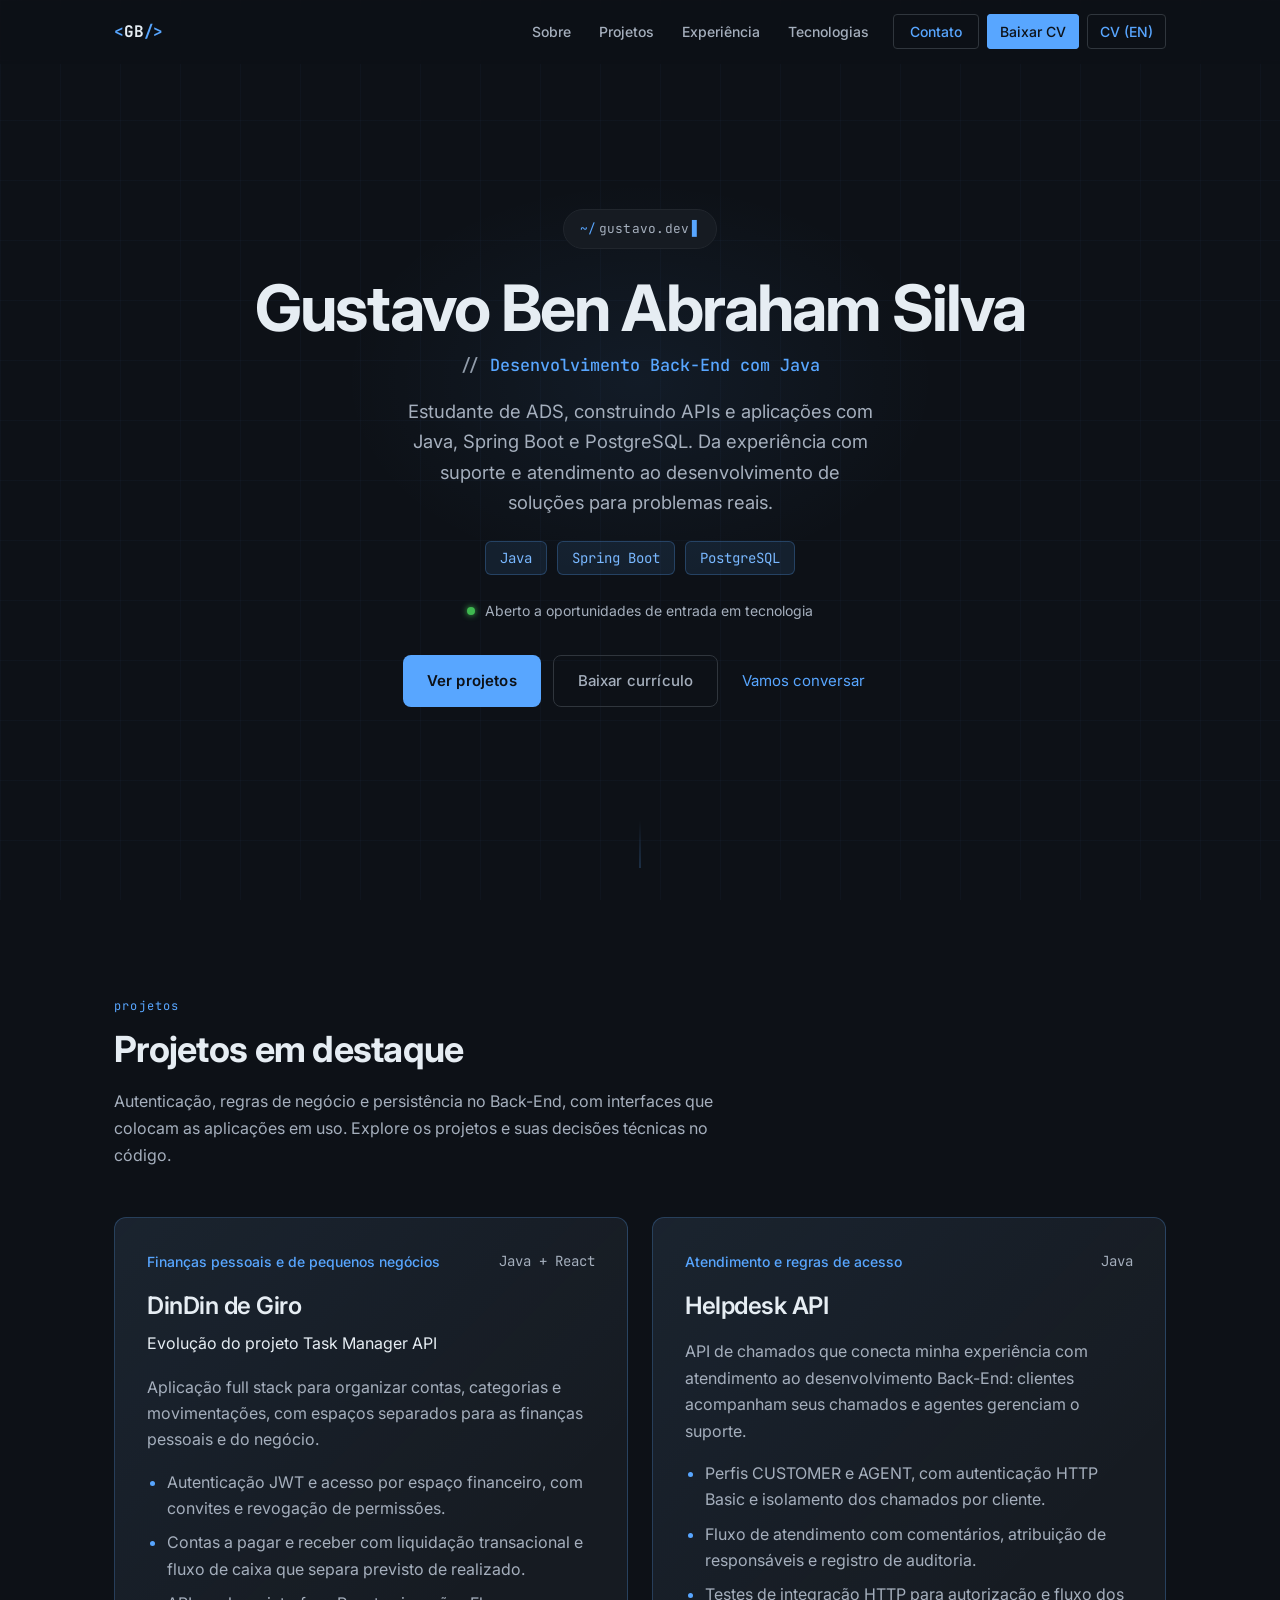
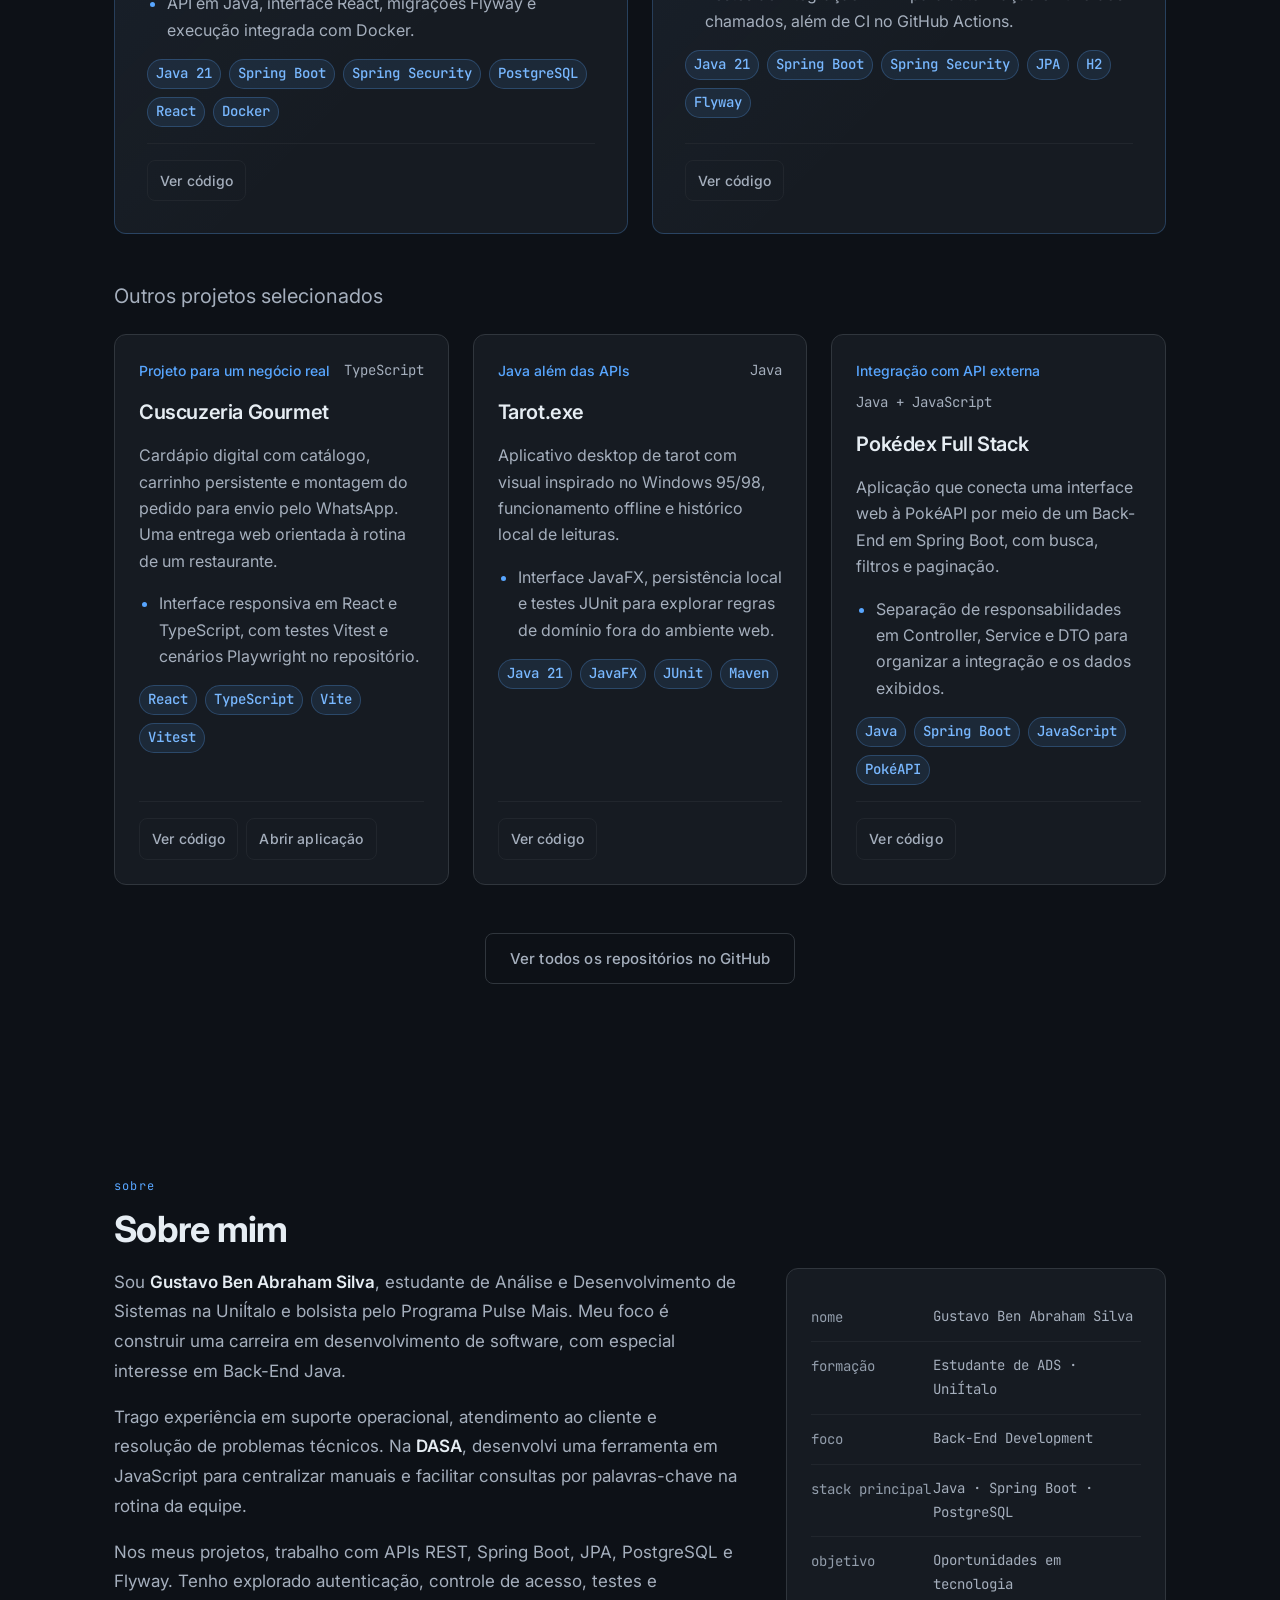
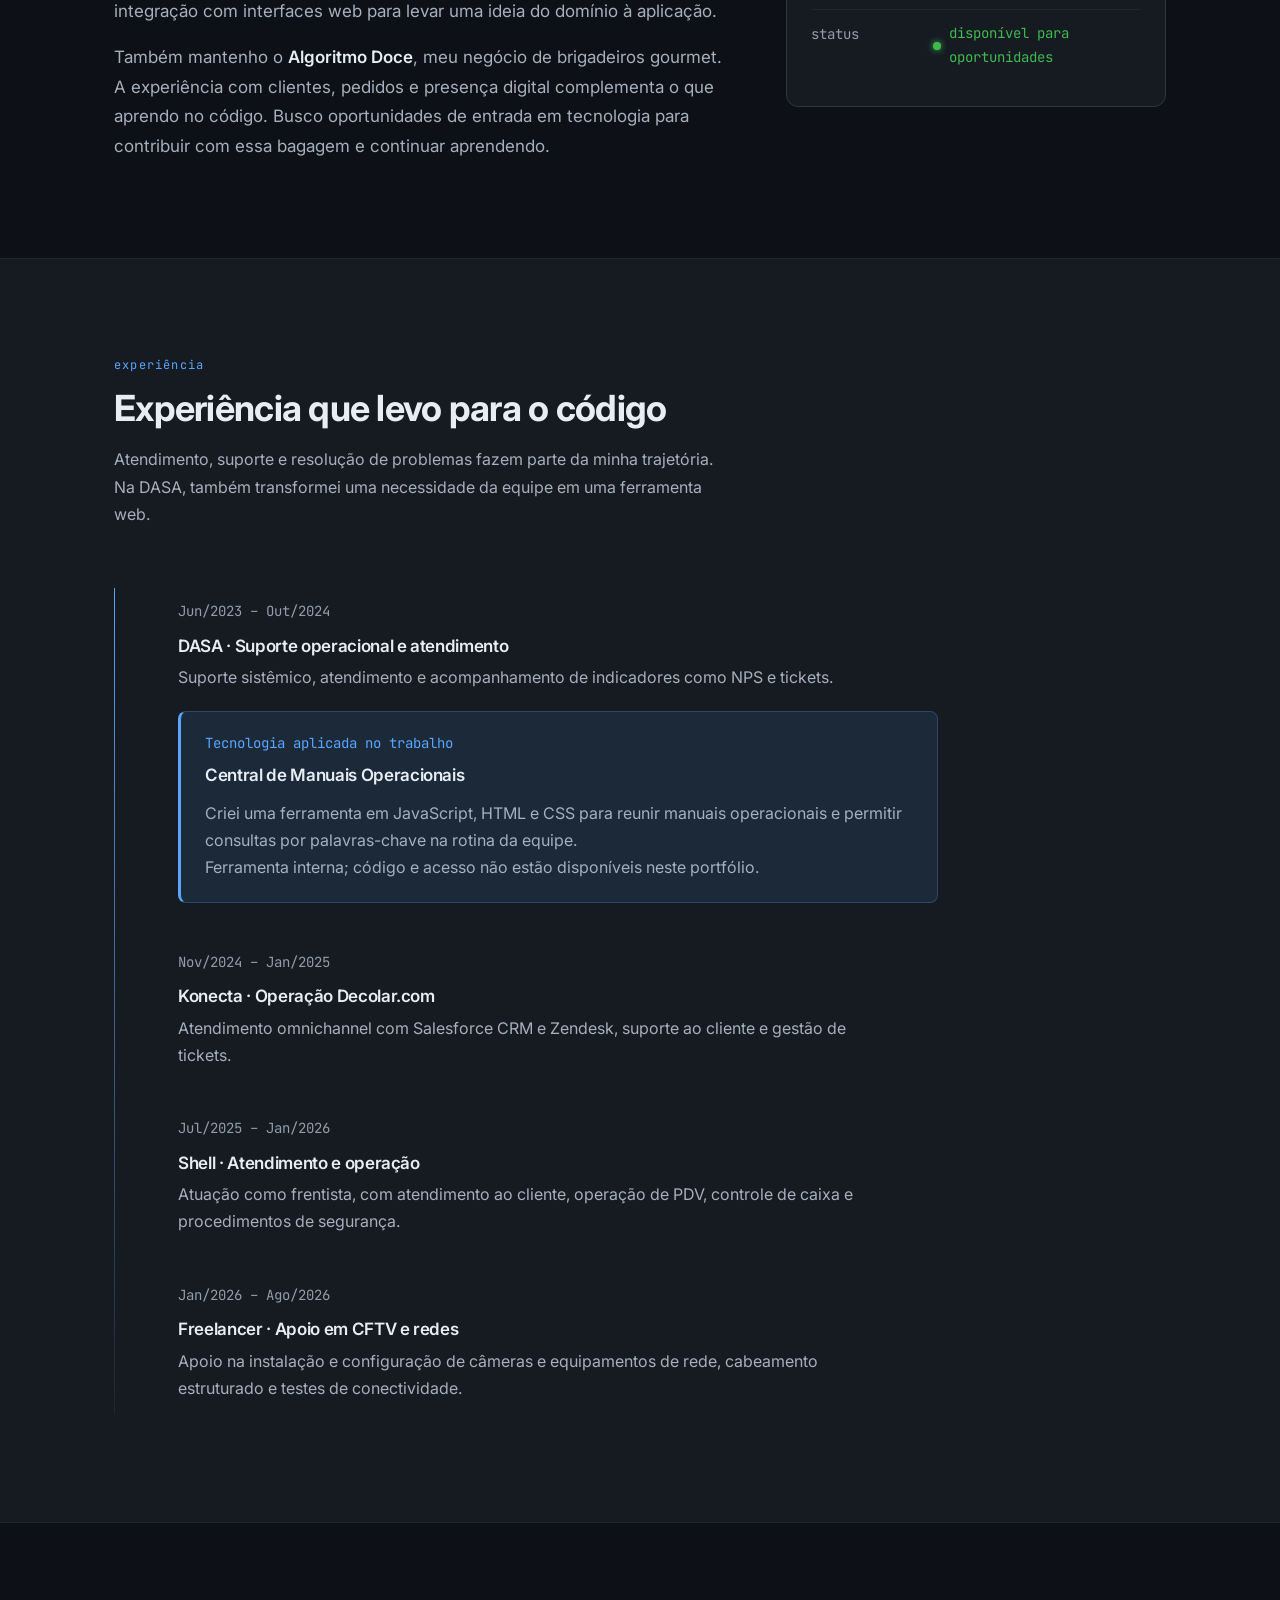
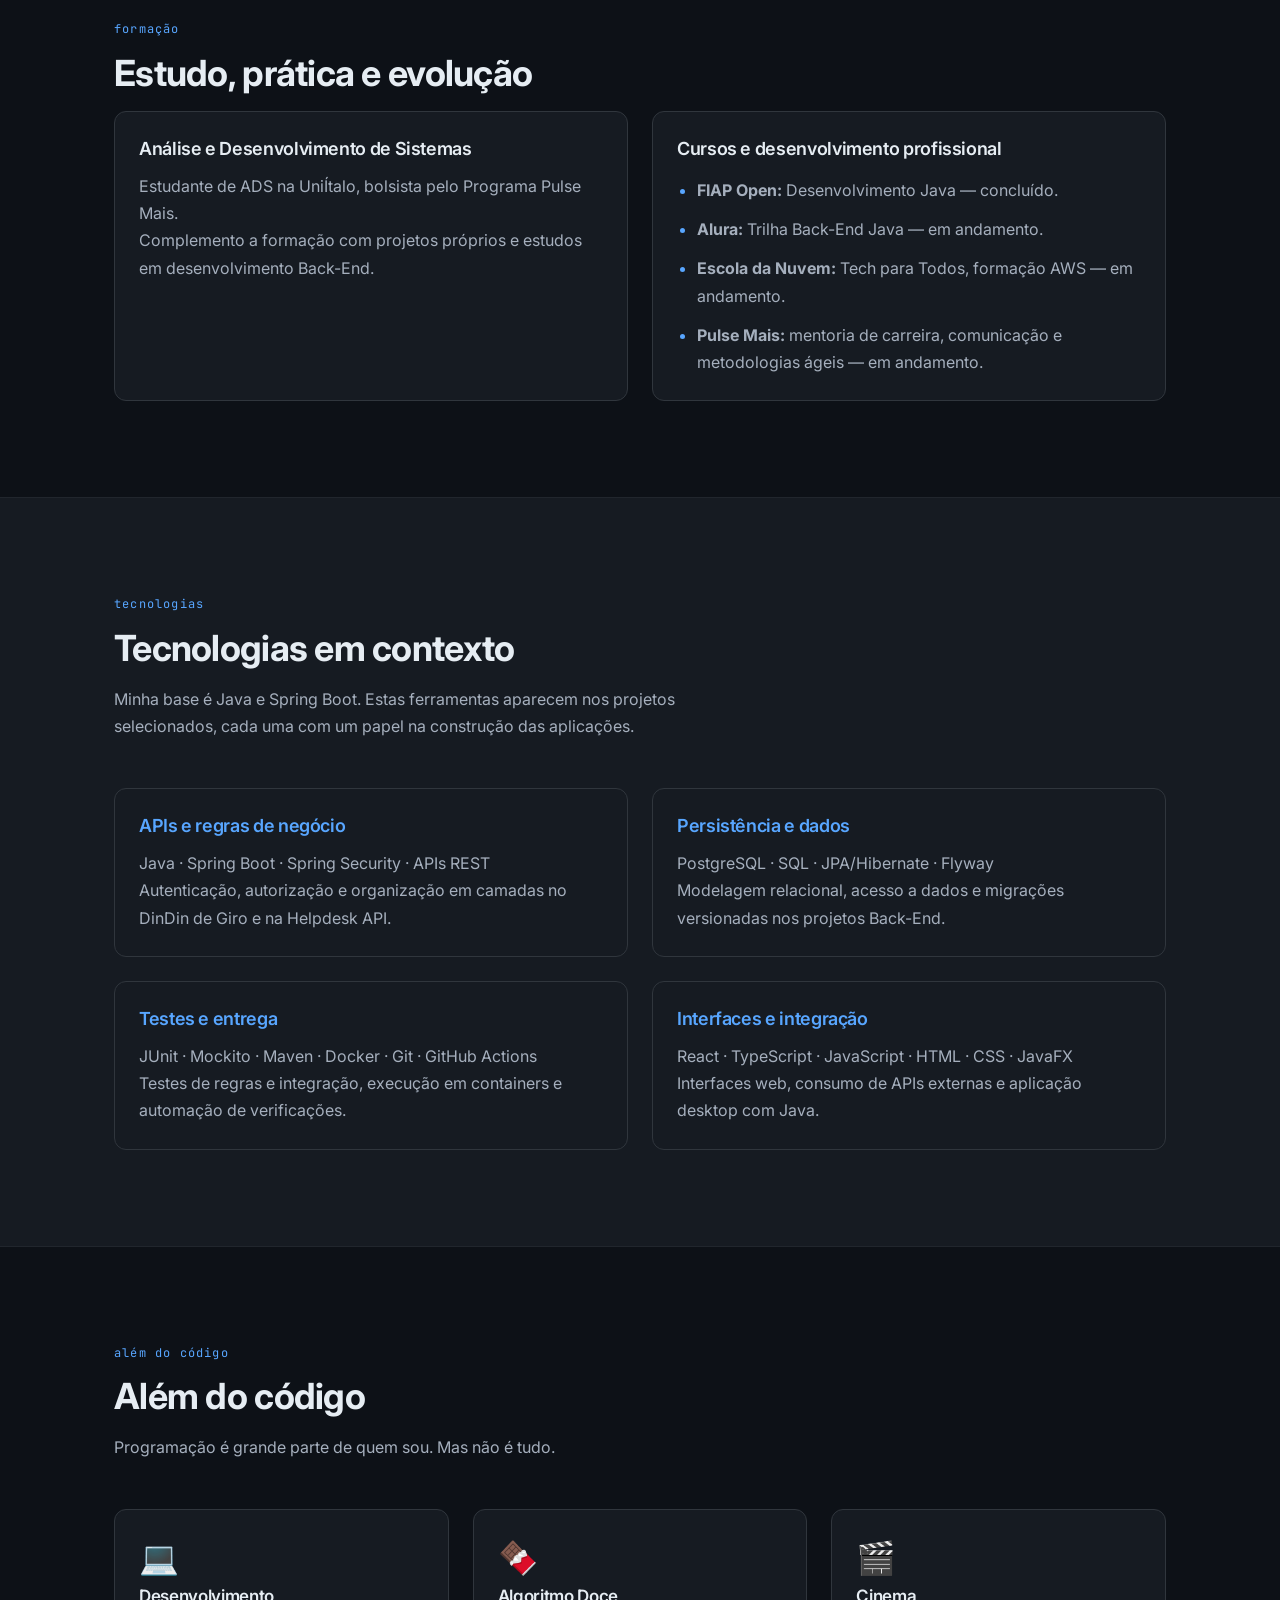
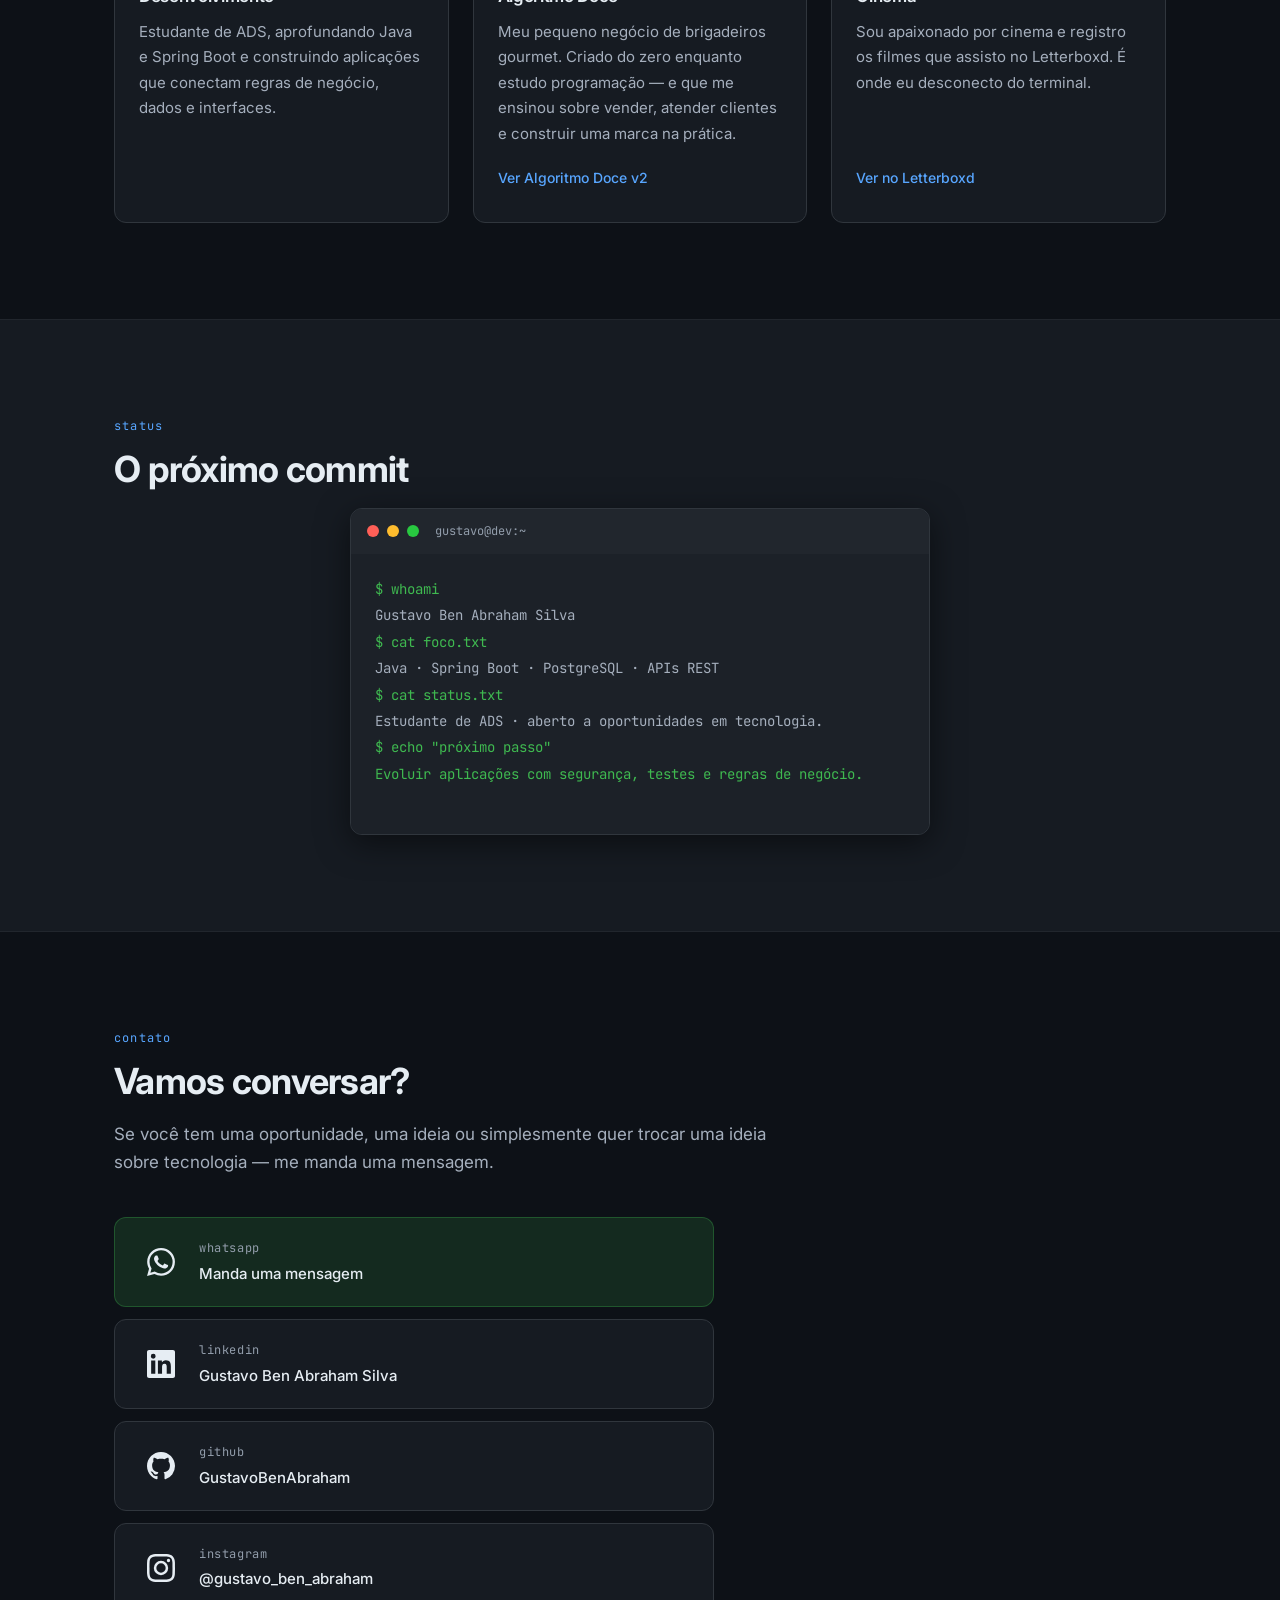
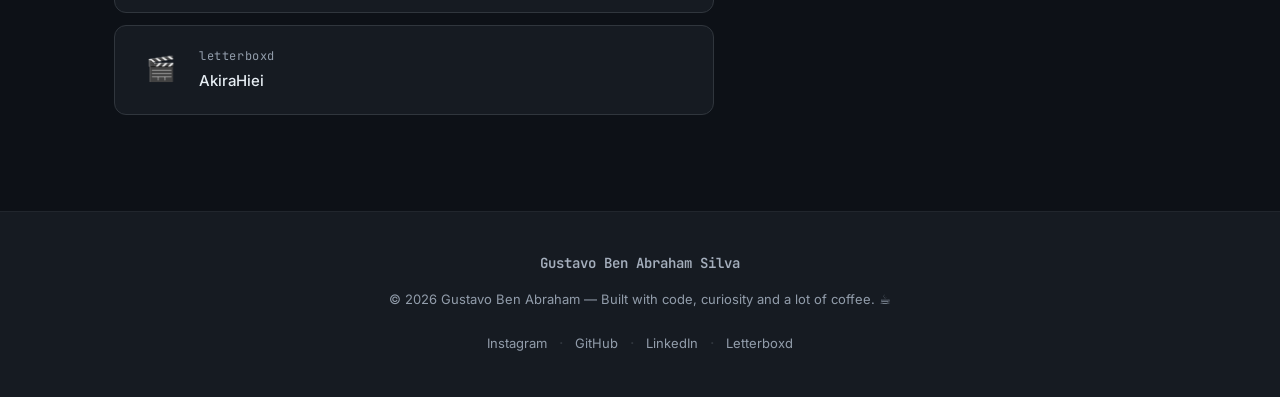
<file: index.html>
<!DOCTYPE html>
<html lang="pt-BR">
<head>
  <meta charset="UTF-8" />
  <meta name="viewport" content="width=device-width, initial-scale=1.0" />

  <!-- SEO -->
  <title>Gustavo Ben Abraham Silva | Back-End Java e estudante de ADS</title>
  <meta name="description" content="Gustavo Ben Abraham Silva, estudante de ADS com foco em Back-End Java. Projetos com Spring Boot, PostgreSQL, autenticação, testes e aplicações para negócios reais." />
  <link rel="canonical" href="https://gustavobenabraham.github.io/portifolio/" />
  <meta name="author" content="Gustavo Ben Abraham Silva" />

  <!-- Favicon -->
  <link rel="icon" href="data:image/svg+xml,<svg xmlns='http://www.w3.org/2000/svg' viewBox='0 0 100 100'><text y='.9em' font-size='90'>⌨️</text></svg>" />

  <!-- Open Graph -->
  <meta property="og:type" content="website" />
  <meta property="og:url" content="https://gustavobenabraham.github.io/portifolio/" />
  <meta property="og:title" content="Gustavo Ben Abraham Silva | Back-End Java e estudante de ADS" />
  <meta property="og:description" content="Estudante de ADS com foco em Back-End Java. Conheça DinDin de Giro, Helpdesk API e minha experiência com tecnologia e atendimento." />
  <meta property="og:locale" content="pt_BR" />

  <!-- Twitter Card -->
  <meta name="twitter:card" content="summary" />
  <meta name="twitter:title" content="Gustavo Ben Abraham Silva | Back-End Java e estudante de ADS" />
  <meta name="twitter:description" content="Estudante de ADS com foco em Back-End Java. Conheça DinDin de Giro, Helpdesk API e minha experiência com tecnologia e atendimento." />

  <!-- Theme color for mobile browsers -->
  <meta name="theme-color" content="#0d1117" />

  <!-- Google Fonts: Inter + JetBrains Mono -->
  <link rel="preconnect" href="https://fonts.googleapis.com" />
  <link rel="preconnect" href="https://fonts.gstatic.com" crossorigin />
  <link href="https://fonts.googleapis.com/css2?family=Inter:wght@300;400;500;600;700&family=JetBrains+Mono:wght@400;500;700&display=swap" rel="stylesheet" />

  <!-- Stylesheet -->
  <link rel="stylesheet" href="./style.css" />
</head>
<body>
  <a class="skip-link" href="#main-content">Pular para o conteúdo</a>

  <!-- ===================== NAVIGATION ===================== -->
  <header class="site-header" id="site-header" role="banner">
    <nav class="nav-container" aria-label="Navegação principal">
      <a href="#hero" class="nav-logo" aria-label="Início">
        <span class="nav-logo-bracket">&lt;</span>GB<span class="nav-logo-bracket">/&gt;</span>
      </a>

      <!-- Desktop menu -->
  <ul class="nav-links" role="list">
        <li><a href="#sobre" class="nav-link">Sobre</a></li>
        <li><a href="#projetos" class="nav-link">Projetos</a></li>
        <li><a href="#jornada" class="nav-link">Experiência</a></li>
        <li><a href="#tecnologias" class="nav-link">Tecnologias</a></li>
        <li><a href="#contato" class="nav-link nav-link--cta">Contato</a></li>
        <li><a href="./assets/curriculo-gustavo-ben-abraham-pt.pdf" class="nav-link nav-link--cv" download aria-label="Baixar currículo de Gustavo Ben Abraham em PDF">Baixar CV</a></li>
        <li><a href="./assets/curriculo-gustavo-ben-abraham-en.pdf" class="nav-link nav-link--cv-en" download aria-label="Download Gustavo Ben Abraham's resume in English as a PDF">CV (EN)</a></li>
      </ul>

      <!-- Mobile hamburger -->
      <button class="nav-hamburger" id="nav-hamburger" aria-label="Abrir menu" aria-expanded="false" aria-controls="mobile-menu">
        <span class="hamburger-line"></span>
        <span class="hamburger-line"></span>
        <span class="hamburger-line"></span>
      </button>
    </nav>

    <!-- Mobile menu -->
    <div class="mobile-menu" id="mobile-menu" aria-label="Menu de navegação" hidden>
      <ul class="mobile-menu-links" role="list">
        <li><a href="#sobre" class="mobile-link">Sobre</a></li>
        <li><a href="#projetos" class="mobile-link">Projetos</a></li>
        <li><a href="#jornada" class="mobile-link">Experiência</a></li>
        <li><a href="#tecnologias" class="mobile-link">Tecnologias</a></li>
        <li><a href="#alem-do-codigo" class="mobile-link">Além do código</a></li>
        <li><a href="#contato" class="mobile-link mobile-link--cta">Contato</a></li>
        <li><a href="./assets/curriculo-gustavo-ben-abraham-pt.pdf" class="mobile-link mobile-link--cta mobile-link--cv" download aria-label="Baixar currículo de Gustavo Ben Abraham em PDF">Baixar CV</a></li>
        <li><a href="./assets/curriculo-gustavo-ben-abraham-en.pdf" class="mobile-link mobile-link--cta mobile-link--cv-en" download aria-label="Download Gustavo Ben Abraham's resume in English as a PDF">CV (EN)</a></li>
      </ul>
    </div>
  </header>

  <main id="main-content" tabindex="-1">

    <!-- ===================== HERO ===================== -->
    <section class="hero" id="hero" aria-label="Apresentação">
      <div class="hero-inner">
        <!-- Terminal path indicator -->
        <div class="hero-path" aria-hidden="true">
          <span class="path-tilde">~/</span><span class="path-name">gustavo.dev</span><span class="path-cursor">▋</span>
        </div>

        <h1 class="hero-name">
          Gustavo Ben Abraham Silva
        </h1>

        <p class="hero-title">
          <span class="hero-title-prefix" aria-hidden="true">// </span>Desenvolvimento Back-End com Java
        </p>

        <p class="hero-tagline">
          Estudante de ADS, construindo APIs e aplicações com Java, Spring Boot e PostgreSQL.
          Da experiência com suporte e atendimento ao desenvolvimento de soluções para problemas reais.
        </p>

        <ul class="hero-stack" aria-label="Stack principal">
          <li>Java</li><li>Spring Boot</li><li>PostgreSQL</li>
        </ul>
        <p class="hero-availability"><span class="status-dot" aria-hidden="true"></span> Aberto a oportunidades de entrada em tecnologia</p>
        <div class="hero-actions">
          <a href="#projetos" class="btn btn--primary">Ver projetos</a>
          <a href="./assets/curriculo-gustavo-ben-abraham-pt.pdf" class="btn btn--outline" download>Baixar currículo</a>
          <a href="#contato" class="hero-contact">Vamos conversar</a>
        </div>
      </div>

      <!-- Scroll indicator -->
      <a href="#projetos" class="scroll-indicator" aria-label="Rolar para a próxima seção">
        <span class="scroll-indicator__line" aria-hidden="true"></span>
      </a>
    </section>

    <!-- ===================== PROJETOS ===================== -->
    <section class="section" id="projetos" aria-labelledby="projetos-heading">
      <div class="container">
        <div class="section-label" aria-hidden="true">projetos</div>
        <h2 class="section-heading" id="projetos-heading">Projetos em destaque</h2>
        <p class="section-sub">Autenticação, regras de negócio e persistência no Back-End, com interfaces que colocam as aplicações em uso. Explore os projetos e suas decisões técnicas no código.</p>

        <!-- PROJECTS:START -->
        <div class="projects-featured">
          <article class="project-card project-card--featured reveal" aria-labelledby="dindin-de-giro-title">
            <div class="project-card__header">
              <span class="project-card__category">Finanças pessoais e de pequenos negócios</span>
              <span class="project-card__lang">Java + React</span>
            </div>
            <h3 class="project-card__name" id="dindin-de-giro-title">DinDin de Giro</h3>
            <p class="project-card__subtitle">Evolução do projeto Task Manager API</p>
            <p class="project-card__desc">Aplicação full stack para organizar contas, categorias e movimentações, com espaços separados para as finanças pessoais e do negócio.</p>
            <ul class="project-card__highlights">
              <li>Autenticação JWT e acesso por espaço financeiro, com convites e revogação de permissões.</li>
              <li>Contas a pagar e receber com liquidação transacional e fluxo de caixa que separa previsto de realizado.</li>
              <li>API em Java, interface React, migrações Flyway e execução integrada com Docker.</li>
            </ul>
            <ul class="project-card__tags" aria-label="Tecnologias usadas">
              <li class="tag">Java 21</li>
              <li class="tag">Spring Boot</li>
              <li class="tag">Spring Security</li>
              <li class="tag">PostgreSQL</li>
              <li class="tag">React</li>
              <li class="tag">Docker</li>
            </ul>
            <div class="project-card__footer">
              <a href="https://github.com/GustavoBenAbraham/task-manager-api" target="_blank" rel="noopener noreferrer" class="btn btn--ghost btn--sm" aria-label="Ver código: DinDin de Giro">Ver código</a>
            </div>
          </article>

          <article class="project-card project-card--featured reveal" aria-labelledby="helpdesk-api-title">
            <div class="project-card__header">
              <span class="project-card__category">Atendimento e regras de acesso</span>
              <span class="project-card__lang">Java</span>
            </div>
            <h3 class="project-card__name" id="helpdesk-api-title">Helpdesk API</h3>
            <p class="project-card__desc">API de chamados que conecta minha experiência com atendimento ao desenvolvimento Back-End: clientes acompanham seus chamados e agentes gerenciam o suporte.</p>
            <ul class="project-card__highlights">
              <li>Perfis CUSTOMER e AGENT, com autenticação HTTP Basic e isolamento dos chamados por cliente.</li>
              <li>Fluxo de atendimento com comentários, atribuição de responsáveis e registro de auditoria.</li>
              <li>Testes de integração HTTP para autorização e fluxo dos chamados, além de CI no GitHub Actions.</li>
            </ul>
            <ul class="project-card__tags" aria-label="Tecnologias usadas">
              <li class="tag">Java 21</li>
              <li class="tag">Spring Boot</li>
              <li class="tag">Spring Security</li>
              <li class="tag">JPA</li>
              <li class="tag">H2</li>
              <li class="tag">Flyway</li>
            </ul>
            <div class="project-card__footer">
              <a href="https://github.com/GustavoBenAbraham/helpdesk-api" target="_blank" rel="noopener noreferrer" class="btn btn--ghost btn--sm" aria-label="Ver código: Helpdesk API">Ver código</a>
            </div>
          </article>
        </div>

        <p class="projects-secondary-heading">Outros projetos selecionados</p>
        <div class="projects-grid">
          <article class="project-card reveal" aria-labelledby="cuscuzeria-gourmet-title">
            <div class="project-card__header">
              <span class="project-card__category">Projeto para um negócio real</span>
              <span class="project-card__lang">TypeScript</span>
            </div>
            <h3 class="project-card__name" id="cuscuzeria-gourmet-title">Cuscuzeria Gourmet</h3>
            <p class="project-card__desc">Cardápio digital com catálogo, carrinho persistente e montagem do pedido para envio pelo WhatsApp. Uma entrega web orientada à rotina de um restaurante.</p>
            <ul class="project-card__highlights">
              <li>Interface responsiva em React e TypeScript, com testes Vitest e cenários Playwright no repositório.</li>
            </ul>
            <ul class="project-card__tags" aria-label="Tecnologias usadas">
              <li class="tag">React</li>
              <li class="tag">TypeScript</li>
              <li class="tag">Vite</li>
              <li class="tag">Vitest</li>
            </ul>
            <div class="project-card__footer">
              <a href="https://github.com/GustavoBenAbraham/cuscuzeria-gourmet" target="_blank" rel="noopener noreferrer" class="btn btn--ghost btn--sm" aria-label="Ver código: Cuscuzeria Gourmet">Ver código</a>
              <a href="https://gustavobenabraham.github.io/cuscuzeria-gourmet-site/" target="_blank" rel="noopener noreferrer" class="btn btn--ghost btn--sm" aria-label="Abrir aplicação: Cuscuzeria Gourmet">Abrir aplicação</a>
            </div>
          </article>

          <article class="project-card reveal" aria-labelledby="tarot-exe-title">
            <div class="project-card__header">
              <span class="project-card__category">Java além das APIs</span>
              <span class="project-card__lang">Java</span>
            </div>
            <h3 class="project-card__name" id="tarot-exe-title">Tarot.exe</h3>
            <p class="project-card__desc">Aplicativo desktop de tarot com visual inspirado no Windows 95/98, funcionamento offline e histórico local de leituras.</p>
            <ul class="project-card__highlights">
              <li>Interface JavaFX, persistência local e testes JUnit para explorar regras de domínio fora do ambiente web.</li>
            </ul>
            <ul class="project-card__tags" aria-label="Tecnologias usadas">
              <li class="tag">Java 21</li>
              <li class="tag">JavaFX</li>
              <li class="tag">JUnit</li>
              <li class="tag">Maven</li>
            </ul>
            <div class="project-card__footer">
              <a href="https://github.com/GustavoBenAbraham/tarot-exe" target="_blank" rel="noopener noreferrer" class="btn btn--ghost btn--sm" aria-label="Ver código: Tarot.exe">Ver código</a>
            </div>
          </article>

          <article class="project-card reveal" aria-labelledby="pokedex-fullstack-title">
            <div class="project-card__header">
              <span class="project-card__category">Integração com API externa</span>
              <span class="project-card__lang">Java + JavaScript</span>
            </div>
            <h3 class="project-card__name" id="pokedex-fullstack-title">Pokédex Full Stack</h3>
            <p class="project-card__desc">Aplicação que conecta uma interface web à PokéAPI por meio de um Back-End em Spring Boot, com busca, filtros e paginação.</p>
            <ul class="project-card__highlights">
              <li>Separação de responsabilidades em Controller, Service e DTO para organizar a integração e os dados exibidos.</li>
            </ul>
            <ul class="project-card__tags" aria-label="Tecnologias usadas">
              <li class="tag">Java</li>
              <li class="tag">Spring Boot</li>
              <li class="tag">JavaScript</li>
              <li class="tag">PokéAPI</li>
            </ul>
            <div class="project-card__footer">
              <a href="https://github.com/GustavoBenAbraham/pokedex-fullstack" target="_blank" rel="noopener noreferrer" class="btn btn--ghost btn--sm" aria-label="Ver código: Pokédex Full Stack">Ver código</a>
            </div>
          </article>
        </div>
        <!-- PROJECTS:END -->

        <div class="projects-footer">
          <a
            href="https://github.com/GustavoBenAbraham"
            target="_blank"
            rel="noopener noreferrer"
            class="btn btn--outline"
            aria-label="Ver todos os repositórios no GitHub"
          >
            Ver todos os repositórios no GitHub
          </a>
        </div>
      </div>
    </section>

    <!-- ===================== SOBRE ===================== -->
    <section class="section" id="sobre" aria-labelledby="sobre-heading">
      <div class="container">
        <div class="section-label" aria-hidden="true">sobre</div>
        <h2 class="section-heading" id="sobre-heading">Sobre mim</h2>

        <div class="about-grid">
          <div class="about-text">
            <p>Sou <strong>Gustavo Ben Abraham Silva</strong>, estudante de Análise e Desenvolvimento de Sistemas na UniÍtalo e bolsista pelo Programa Pulse Mais. Meu foco é construir uma carreira em desenvolvimento de software, com especial interesse em Back-End Java.</p>
            <p>Trago experiência em suporte operacional, atendimento ao cliente e resolução de problemas técnicos. Na <strong>DASA</strong>, desenvolvi uma ferramenta em JavaScript para centralizar manuais e facilitar consultas por palavras-chave na rotina da equipe.</p>
            <p>Nos meus projetos, trabalho com APIs REST, Spring Boot, JPA, PostgreSQL e Flyway. Tenho explorado autenticação, controle de acesso, testes e integração com interfaces web para levar uma ideia do domínio à aplicação.</p>
            <p>Também mantenho o <strong>Algoritmo Doce</strong>, meu negócio de brigadeiros gourmet. A experiência com clientes, pedidos e presença digital complementa o que aprendo no código. Busco oportunidades de entrada em tecnologia para contribuir com essa bagagem e continuar aprendendo.</p>
          </div>

          <div class="about-meta">
            <div class="meta-card" aria-label="Detalhes do perfil">
              <div class="meta-row">
                <span class="meta-key">nome</span>
                <span class="meta-val">Gustavo Ben Abraham Silva</span>
              </div>
              <div class="meta-row">
                <span class="meta-key">formação</span>
                <span class="meta-val">Estudante de ADS · UniÍtalo</span>
              </div>
              <div class="meta-row">
                <span class="meta-key">foco</span>
                <span class="meta-val">Back-End Development</span>
              </div>
              <div class="meta-row">
                <span class="meta-key">stack principal</span>
                <span class="meta-val">Java · Spring Boot · PostgreSQL</span>
              </div>
              <div class="meta-row">
                <span class="meta-key">objetivo</span>
                <span class="meta-val">Oportunidades em tecnologia</span>
              </div>
              <div class="meta-row meta-row--highlight">
                <span class="meta-key">status</span>
                <span class="meta-val meta-status">
                  <span class="status-dot" aria-hidden="true"></span>
                  disponível para oportunidades
                </span>
              </div>
            </div>
          </div>
        </div>
      </div>
    </section>

    <!-- ===================== EXPERIÊNCIA ===================== -->
    <section class="section section--alt" id="jornada" aria-labelledby="jornada-heading">
      <div class="container">
        <div class="section-label" aria-hidden="true">experiência</div>
        <h2 class="section-heading" id="jornada-heading">Experiência que levo para o código</h2>
        <p class="section-sub">Atendimento, suporte e resolução de problemas fazem parte da minha trajetória. Na DASA, também transformei uma necessidade da equipe em uma ferramenta web.</p>
        <ol class="timeline" aria-label="Trajetória profissional">
          <li class="timeline-item reveal">
            <div class="timeline-content">
              <p class="timeline-date">Jun/2023 – Out/2024</p>
              <h3 class="timeline-title">DASA · Suporte operacional e atendimento</h3>
              <p class="timeline-text">Suporte sistêmico, atendimento e acompanhamento de indicadores como NPS e tickets.</p>
              <div class="experience-case">
                <span class="experience-case__label">Tecnologia aplicada no trabalho</span>
                <h4>Central de Manuais Operacionais</h4>
                <p>Criei uma ferramenta em JavaScript, HTML e CSS para reunir manuais operacionais e permitir consultas por palavras-chave na rotina da equipe.</p>
                <p>Ferramenta interna; código e acesso não estão disponíveis neste portfólio.</p>
              </div>
            </div>
          </li>
          <li class="timeline-item reveal">
            <div class="timeline-content">
              <p class="timeline-date">Nov/2024 – Jan/2025</p>
              <h3 class="timeline-title">Konecta · Operação Decolar.com</h3>
              <p class="timeline-text">Atendimento omnichannel com Salesforce CRM e Zendesk, suporte ao cliente e gestão de tickets.</p>
            </div>
          </li>
          <li class="timeline-item reveal">
            <div class="timeline-content">
              <p class="timeline-date">Jul/2025 – Jan/2026</p>
              <h3 class="timeline-title">Shell · Atendimento e operação</h3>
              <p class="timeline-text">Atuação como frentista, com atendimento ao cliente, operação de PDV, controle de caixa e procedimentos de segurança.</p>
            </div>
          </li>
          <li class="timeline-item reveal">
            <div class="timeline-content">
              <p class="timeline-date">Jan/2026 – Ago/2026</p>
              <h3 class="timeline-title">Freelancer · Apoio em CFTV e redes</h3>
              <p class="timeline-text">Apoio na instalação e configuração de câmeras e equipamentos de rede, cabeamento estruturado e testes de conectividade.</p>
            </div>
          </li>
        </ol>
      </div>
    </section>

    <!-- ===================== FORMAÇÃO ===================== -->
    <section class="section" id="formacao" aria-labelledby="formacao-heading">
      <div class="container">
        <div class="section-label" aria-hidden="true">formação</div>
        <h2 class="section-heading" id="formacao-heading">Estudo, prática e evolução</h2>
        <div class="education-grid">
          <article class="education-card reveal">
            <h3>Análise e Desenvolvimento de Sistemas</h3>
            <p>Estudante de ADS na UniÍtalo, bolsista pelo Programa Pulse Mais.</p>
            <p>Complemento a formação com projetos próprios e estudos em desenvolvimento Back-End.</p>
          </article>
          <article class="education-card reveal">
            <h3>Cursos e desenvolvimento profissional</h3>
            <ul class="education-list">
              <li><strong>FIAP Open:</strong> Desenvolvimento Java — concluído.</li>
              <li><strong>Alura:</strong> Trilha Back-End Java — em andamento.</li>
              <li><strong>Escola da Nuvem:</strong> Tech para Todos, formação AWS — em andamento.</li>
              <li><strong>Pulse Mais:</strong> mentoria de carreira, comunicação e metodologias ágeis — em andamento.</li>
            </ul>
          </article>
        </div>
      </div>
    </section>

    <!-- ===================== TECNOLOGIAS ===================== -->
    <section class="section section--alt" id="tecnologias" aria-labelledby="tecnologias-heading">
      <div class="container">
        <div class="section-label" aria-hidden="true">tecnologias</div>
        <h2 class="section-heading" id="tecnologias-heading">Tecnologias em contexto</h2>
        <p class="section-sub">Minha base é Java e Spring Boot. Estas ferramentas aparecem nos projetos selecionados, cada uma com um papel na construção das aplicações.</p>
        <div class="skills-grid">
          <article class="skill-group reveal">
            <h3>APIs e regras de negócio</h3>
            <p>Java · Spring Boot · Spring Security · APIs REST</p>
            <p>Autenticação, autorização e organização em camadas no DinDin de Giro e na Helpdesk API.</p>
          </article>
          <article class="skill-group reveal">
            <h3>Persistência e dados</h3>
            <p>PostgreSQL · SQL · JPA/Hibernate · Flyway</p>
            <p>Modelagem relacional, acesso a dados e migrações versionadas nos projetos Back-End.</p>
          </article>
          <article class="skill-group reveal">
            <h3>Testes e entrega</h3>
            <p>JUnit · Mockito · Maven · Docker · Git · GitHub Actions</p>
            <p>Testes de regras e integração, execução em containers e automação de verificações.</p>
          </article>
          <article class="skill-group reveal">
            <h3>Interfaces e integração</h3>
            <p>React · TypeScript · JavaScript · HTML · CSS · JavaFX</p>
            <p>Interfaces web, consumo de APIs externas e aplicação desktop com Java.</p>
          </article>
        </div>
      </div>
    </section>

    <!-- ===================== ALÉM DO CÓDIGO ===================== -->
    <section class="section" id="alem-do-codigo" aria-labelledby="alem-heading">
      <div class="container">
        <div class="section-label" aria-hidden="true">além do código</div>
        <h2 class="section-heading" id="alem-heading">Além do código</h2>
        <p class="section-sub">Programação é grande parte de quem sou. Mas não é tudo.</p>

        <div class="beyond-grid">

          <div class="beyond-card reveal" aria-label="Desenvolvimento">
            <div class="beyond-card__icon" aria-hidden="true">💻</div>
            <h3 class="beyond-card__title">Desenvolvimento</h3>
            <p class="beyond-card__text">
              Estudante de ADS, aprofundando Java e Spring Boot e construindo aplicações que conectam regras de negócio, dados e interfaces.
            </p>
          </div>

          <div class="beyond-card reveal" aria-label="Algoritmo Doce">
            <div class="beyond-card__icon" aria-hidden="true">🍫</div>
            <h3 class="beyond-card__title">Algoritmo Doce</h3>
            <p class="beyond-card__text">
              Meu pequeno negócio de brigadeiros gourmet. Criado do zero enquanto estudo programação — e que me ensinou sobre vender, atender clientes e construir uma marca na prática.
            </p>
            <a
              href="https://gustavobenabraham.github.io/algoritmo-doce-v2/"
              target="_blank"
              rel="noopener noreferrer"
              class="beyond-card__link"
              aria-label="Visitar site do Algoritmo Doce"
            >
              Ver Algoritmo Doce v2
            </a>
          </div>

          <div class="beyond-card reveal" aria-label="Cinema">
            <div class="beyond-card__icon" aria-hidden="true">🎬</div>
            <h3 class="beyond-card__title">Cinema</h3>
            <p class="beyond-card__text">
              Sou apaixonado por cinema e registro os filmes que assisto no Letterboxd. É onde eu desconecto do terminal.
            </p>
            <a
              href="https://letterboxd.com/AkiraHiei/"
              target="_blank"
              rel="noopener noreferrer"
              class="beyond-card__link"
              aria-label="Ver perfil no Letterboxd"
            >
              Ver no Letterboxd
            </a>
          </div>

        </div>
      </div>
    </section>

    <!-- ===================== TERMINAL SECTION ===================== -->
    <section class="section section--alt" id="terminal-section" aria-labelledby="terminal-heading">
      <div class="container">
        <div class="section-label" aria-hidden="true">status</div>
        <h2 class="section-heading" id="terminal-heading">O próximo commit</h2>

        <div class="terminal-block" role="region" aria-label="Terminal de status de carreira">
          <div class="terminal-block__bar" aria-hidden="true">
            <span class="terminal-dot terminal-dot--red"></span>
            <span class="terminal-dot terminal-dot--yellow"></span>
            <span class="terminal-dot terminal-dot--green"></span>
            <span class="terminal-block__title">gustavo@dev:~</span>
          </div>
          <div class="terminal-block__body" aria-hidden="true">
            <div class="terminal-line terminal-line--prompt" id="tl-1">$ whoami</div>
            <div class="terminal-line terminal-line--value" id="tl-2">Gustavo Ben Abraham Silva</div>
            <div class="terminal-line terminal-line--prompt" id="tl-3">$ cat foco.txt</div>
            <div class="terminal-line terminal-line--value" id="tl-4">Java · Spring Boot · PostgreSQL · APIs REST</div>
            <div class="terminal-line terminal-line--prompt" id="tl-5">$ cat status.txt</div>
            <div class="terminal-line terminal-line--value" id="tl-6">Estudante de ADS · aberto a oportunidades em tecnologia.</div>
            <div class="terminal-line terminal-line--prompt" id="tl-7">$ echo "próximo passo"</div>
            <div class="terminal-line terminal-line--success" id="tl-8">Evoluir aplicações com segurança, testes e regras de negócio.</div>
          </div>
          <!-- Screen-reader accessible version -->
          <p class="visually-hidden">
            Meu foco é Back-End com Java, Spring Boot, PostgreSQL e APIs REST. Sou estudante de ADS e estou aberto a oportunidades em tecnologia. Meu próximo passo é evoluir aplicações com segurança, testes e regras de negócio.
          </p>
        </div>
      </div>
    </section>

    <!-- ===================== CONTATO ===================== -->
    <section class="section" id="contato" aria-labelledby="contato-heading">
      <div class="container">
        <div class="section-label" aria-hidden="true">contato</div>
        <h2 class="section-heading" id="contato-heading">Vamos conversar?</h2>
        <p class="section-sub contact-intro">
          Se você tem uma oportunidade, uma ideia ou simplesmente quer trocar uma ideia sobre tecnologia — me manda uma mensagem.
        </p>

        <div class="contact-grid">

          <a
            href="https://wa.me/5511979865999"
            target="_blank"
            rel="noopener noreferrer"
            class="contact-card contact-card--primary reveal"
            aria-label="Conversar no WhatsApp"
          >
            <span class="contact-card__icon" aria-hidden="true">
              <svg viewBox="0 0 24 24" fill="currentColor" width="28" height="28" aria-hidden="true"><path d="M17.472 14.382c-.297-.149-1.758-.867-2.03-.967-.273-.099-.471-.148-.67.15-.197.297-.767.966-.94 1.164-.173.199-.347.223-.644.075-.297-.15-1.255-.463-2.39-1.475-.883-.788-1.48-1.761-1.653-2.059-.173-.297-.018-.458.13-.606.134-.133.298-.347.446-.52.149-.174.198-.298.298-.497.099-.198.05-.371-.025-.52-.075-.149-.669-1.612-.916-2.207-.242-.579-.487-.5-.669-.51-.173-.008-.371-.01-.57-.01-.198 0-.52.074-.792.372-.272.297-1.04 1.016-1.04 2.479 0 1.462 1.065 2.875 1.213 3.074.149.198 2.096 3.2 5.077 4.487.709.306 1.262.489 1.694.625.712.227 1.36.195 1.871.118.571-.085 1.758-.719 2.006-1.413.248-.694.248-1.289.173-1.413-.074-.124-.272-.198-.57-.347m-5.421 7.403h-.004a9.87 9.87 0 0 1-5.031-1.378l-.361-.214-3.741.982.998-3.648-.235-.374a9.86 9.86 0 0 1-1.51-5.26c.001-5.45 4.436-9.884 9.888-9.884 2.64 0 5.122 1.03 6.988 2.898a9.825 9.825 0 0 1 2.893 6.994c-.003 5.45-4.437 9.884-9.885 9.884m8.413-18.297A11.815 11.815 0 0 0 12.05 0C5.495 0 .16 5.335.157 11.892c0 2.096.547 4.142 1.588 5.945L.057 24l6.305-1.654a11.882 11.882 0 0 0 5.683 1.448h.005c6.554 0 11.89-5.335 11.893-11.893a11.821 11.821 0 0 0-3.48-8.413Z"/></svg>
            </span>
            <div class="contact-card__info">
              <span class="contact-card__platform">WhatsApp</span>
              <span class="contact-card__handle">Manda uma mensagem</span>
            </div>

          </a>

          <a
            href="https://www.linkedin.com/in/gustavo-ben-abraham-silva/"
            target="_blank"
            rel="noopener noreferrer"
            class="contact-card reveal"
            aria-label="Ver perfil no LinkedIn"
          >
            <span class="contact-card__icon" aria-hidden="true">
              <svg viewBox="0 0 24 24" fill="currentColor" width="28" height="28" aria-hidden="true"><path d="M20.447 20.452h-3.554v-5.569c0-1.328-.027-3.037-1.852-3.037-1.853 0-2.136 1.445-2.136 2.939v5.667H9.351V9h3.414v1.561h.046c.477-.9 1.637-1.85 3.37-1.85 3.601 0 4.267 2.37 4.267 5.455v6.286zM5.337 7.433a2.062 2.062 0 0 1-2.063-2.065 2.064 2.064 0 1 1 2.063 2.065zm1.782 13.019H3.555V9h3.564v11.452zM22.225 0H1.771C.792 0 0 .774 0 1.729v20.542C0 23.227.792 24 1.771 24h20.451C23.2 24 24 23.227 24 22.271V1.729C24 .774 23.2 0 22.222 0h.003z"/></svg>
            </span>
            <div class="contact-card__info">
              <span class="contact-card__platform">LinkedIn</span>
              <span class="contact-card__handle">Gustavo Ben Abraham Silva</span>
            </div>

          </a>

          <a
            href="https://github.com/GustavoBenAbraham"
            target="_blank"
            rel="noopener noreferrer"
            class="contact-card reveal"
            aria-label="Ver perfil no GitHub"
          >
            <span class="contact-card__icon" aria-hidden="true">
              <svg viewBox="0 0 16 16" fill="currentColor" width="28" height="28" aria-hidden="true"><path d="M8 0C3.58 0 0 3.58 0 8c0 3.54 2.29 6.53 5.47 7.59.4.07.55-.17.55-.38 0-.19-.01-.82-.01-1.49-2.01.37-2.53-.49-2.69-.94-.09-.23-.48-.94-.82-1.13-.28-.15-.68-.52-.01-.53.63-.01 1.08.58 1.23.82.72 1.21 1.87.87 2.33.66.07-.52.28-.87.51-1.07-1.78-.2-3.64-.89-3.64-3.95 0-.87.31-1.59.82-2.15-.08-.2-.36-1.02.08-2.12 0 0 .67-.21 2.2.82.64-.18 1.32-.27 2-.27.68 0 1.36.09 2 .27 1.53-1.04 2.2-.82 2.2-.82.44 1.1.16 1.92.08 2.12.51.56.82 1.27.82 2.15 0 3.07-1.87 3.75-3.65 3.95.29.25.54.73.54 1.48 0 1.07-.01 1.93-.01 2.2 0 .21.15.46.55.38A8.013 8.013 0 0 0 16 8c0-4.42-3.58-8-8-8z"/></svg>
            </span>
            <div class="contact-card__info">
              <span class="contact-card__platform">GitHub</span>
              <span class="contact-card__handle">GustavoBenAbraham</span>
            </div>

          </a>

          <a
            href="https://www.instagram.com/gustavo_ben_abraham/"
            target="_blank"
            rel="noopener noreferrer"
            class="contact-card reveal"
            aria-label="Ver perfil no Instagram"
          >
            <span class="contact-card__icon" aria-hidden="true">
              <svg viewBox="0 0 24 24" fill="currentColor" width="28" height="28" aria-hidden="true"><path d="M12 2.163c3.204 0 3.584.012 4.85.07 3.252.148 4.771 1.691 4.919 4.919.058 1.265.069 1.645.069 4.849 0 3.205-.012 3.584-.069 4.849-.149 3.225-1.664 4.771-4.919 4.919-1.266.058-1.644.07-4.85.07-3.204 0-3.584-.012-4.849-.07-3.26-.149-4.771-1.699-4.919-4.92-.058-1.265-.07-1.644-.07-4.849 0-3.204.013-3.583.07-4.849.149-3.227 1.664-4.771 4.919-4.919 1.266-.057 1.645-.069 4.849-.069zM12 0C8.741 0 8.333.014 7.053.072 2.695.272.273 2.69.073 7.052.014 8.333 0 8.741 0 12c0 3.259.014 3.668.072 4.948.2 4.358 2.618 6.78 6.98 6.98C8.333 23.986 8.741 24 12 24c3.259 0 3.668-.014 4.948-.072 4.354-.2 6.782-2.618 6.979-6.98.059-1.28.073-1.689.073-4.948 0-3.259-.014-3.667-.072-4.947-.196-4.354-2.617-6.78-6.979-6.98C15.668.014 15.259 0 12 0zm0 5.838a6.162 6.162 0 1 0 0 12.324 6.162 6.162 0 0 0 0-12.324zM12 16a4 4 0 1 1 0-8 4 4 0 0 1 0 8zm6.406-11.845a1.44 1.44 0 1 0 0 2.881 1.44 1.44 0 0 0 0-2.881z"/></svg>
            </span>
            <div class="contact-card__info">
              <span class="contact-card__platform">Instagram</span>
              <span class="contact-card__handle">@gustavo_ben_abraham</span>
            </div>

          </a>

          <a
            href="https://letterboxd.com/AkiraHiei/"
            target="_blank"
            rel="noopener noreferrer"
            class="contact-card reveal"
            aria-label="Ver perfil no Letterboxd"
          >
            <span class="contact-card__icon" aria-hidden="true">🎬</span>
            <div class="contact-card__info">
              <span class="contact-card__platform">Letterboxd</span>
              <span class="contact-card__handle">AkiraHiei</span>
            </div>

          </a>

        </div>
      </div>
    </section>

  </main>

  <!-- ===================== FOOTER ===================== -->
  <footer class="site-footer" role="contentinfo">
    <div class="container footer-inner">
      <p class="footer-name">Gustavo Ben Abraham Silva</p>
      <p class="footer-copy">© 2026 Gustavo Ben Abraham — Built with code, curiosity and a lot of coffee. ☕</p>
      <nav class="footer-links" aria-label="Links de redes sociais">
        <a href="https://www.instagram.com/gustavo_ben_abraham/" target="_blank" rel="noopener noreferrer" class="footer-link" aria-label="Instagram de Gustavo">Instagram</a>
        <span class="footer-sep" aria-hidden="true">·</span>
        <a href="https://github.com/GustavoBenAbraham" target="_blank" rel="noopener noreferrer" class="footer-link" aria-label="GitHub de Gustavo">GitHub</a>
        <span class="footer-sep" aria-hidden="true">·</span>
        <a href="https://www.linkedin.com/in/gustavo-ben-abraham-silva/" target="_blank" rel="noopener noreferrer" class="footer-link" aria-label="LinkedIn de Gustavo">LinkedIn</a>
        <span class="footer-sep" aria-hidden="true">·</span>
        <a href="https://letterboxd.com/AkiraHiei/" target="_blank" rel="noopener noreferrer" class="footer-link" aria-label="Letterboxd de Gustavo">Letterboxd</a>
      </nav>
    </div>
  </footer>

  <script src="./script.js"></script>
</body>
</html>
</file>
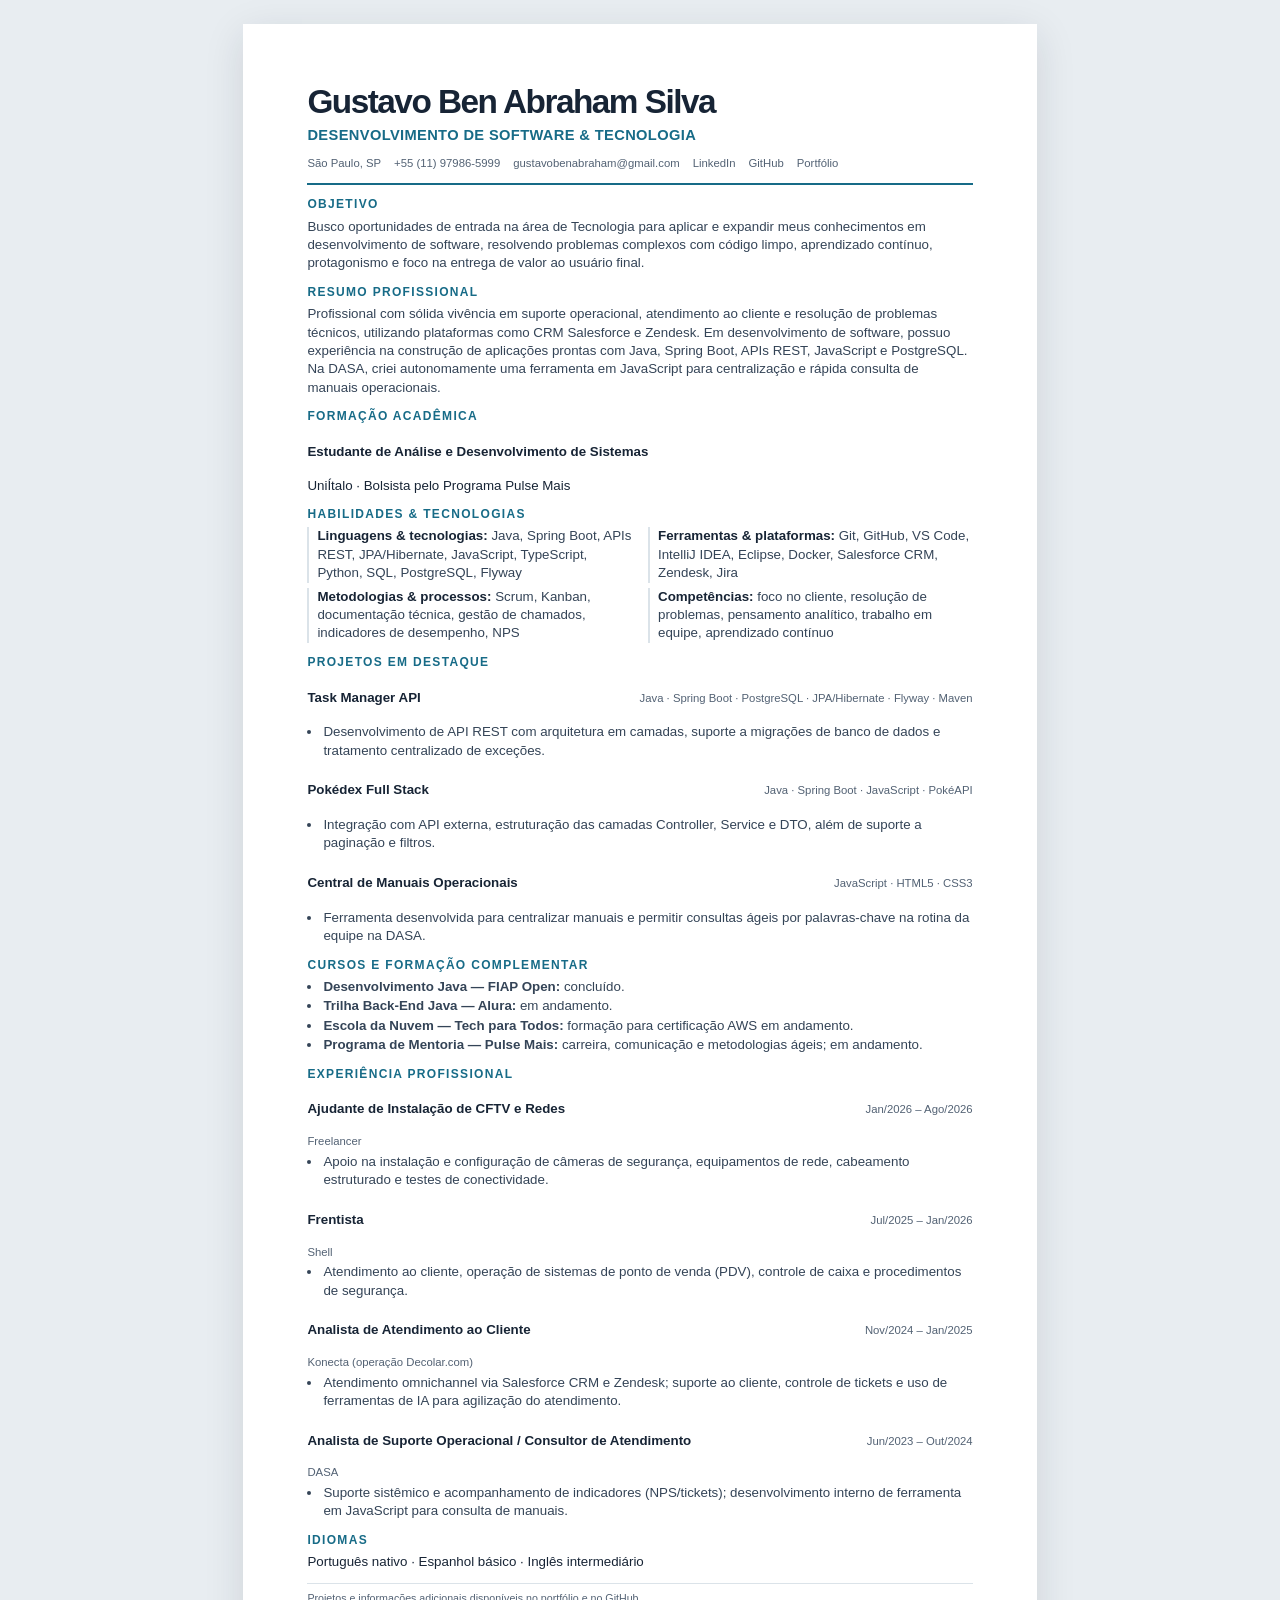
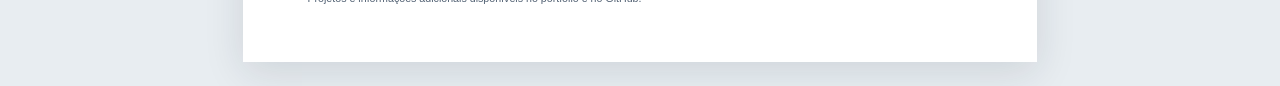
<file: curriculo.html>
<!DOCTYPE html>
<html lang="pt-BR">
<head>
  <meta charset="UTF-8" />
  <meta name="viewport" content="width=device-width, initial-scale=1" />
  <meta name="description" content="Currículo profissional de Gustavo Ben Abraham Silva: desenvolvimento de software, Java, Spring Boot e experiência em suporte operacional e atendimento." />
  <title>Currículo — Gustavo Ben Abraham Silva</title>
  <style>
    :root {
      color-scheme: light;
      --ink: #172435;
      --muted: #536274;
      --accent: #176b87;
      --line: #dbe3e9;
      --paper: #fff;
      --soft: #eef5f7;
    }

    * { box-sizing: border-box; }

    body {
      margin: 0;
      background: #e8edf1;
      color: var(--ink);
      font: 10pt/1.38 "Segoe UI", Arial, sans-serif;
      -webkit-font-smoothing: antialiased;
    }

    .resume {
      width: min(210mm, 100%);
      min-height: 297mm;
      margin: 24px auto;
      padding: 16mm 17mm 15mm;
      background: var(--paper);
      box-shadow: 0 10px 38px rgba(23, 36, 53, 0.12);
    }

    .header {
      padding-bottom: 12px;
      border-bottom: 2px solid var(--accent);
    }

    h1 {
      margin: 0;
      font-size: 25pt;
      line-height: 1.05;
      letter-spacing: -0.045em;
    }

    .role {
      margin: 6px 0 10px;
      color: var(--accent);
      font-size: 11pt;
      font-weight: 700;
      letter-spacing: 0.025em;
    }

    .contact {
      display: flex;
      flex-wrap: wrap;
      gap: 4px 13px;
      color: var(--muted);
      font-size: 8.5pt;
    }

    a { color: inherit; text-decoration: none; }

    section { margin-top: 12px; }

    h2 {
      margin: 0 0 6px;
      color: var(--accent);
      font-size: 9pt;
      line-height: 1.2;
      letter-spacing: 0.11em;
      text-transform: uppercase;
    }

    p { margin: 0; }

    .summary { color: #344457; }

    .skills {
      display: grid;
      grid-template-columns: 1fr 1fr;
      gap: 5px 16px;
    }

    .skill {
      padding-left: 8px;
      border-left: 2px solid var(--line);
      color: #344457;
    }

    .skill strong { color: var(--ink); }

    .entry { margin-top: 8px; }

    .entry:first-of-type { margin-top: 0; }

    .entry-heading {
      display: flex;
      align-items: baseline;
      justify-content: space-between;
      gap: 12px;
      margin-bottom: 2px;
    }

    .entry-title { font-size: 10pt; font-weight: 700; }

    .entry-meta { color: var(--muted); font-size: 8.5pt; }

    ul {
      margin: 3px 0 0;
      padding-left: 15px;
      color: #344457;
    }

    li { margin: 1px 0; padding-left: 1px; }

    .business {
      padding: 8px 10px;
      border-radius: 5px;
      background: var(--soft);
    }

    .footer-note {
      margin-top: 11px;
      padding-top: 7px;
      border-top: 1px solid var(--line);
      color: var(--muted);
      font-size: 8pt;
    }

    @media (max-width: 640px) {
      .resume { width: 100%; min-height: 0; margin: 0; padding: 28px 22px; box-shadow: none; }
      h1 { font-size: 23pt; }
      .skills { grid-template-columns: 1fr; }
      .entry-heading { align-items: flex-start; flex-direction: column; gap: 0; }
    }

    @page { size: A4; margin: 15mm 17mm; }

    @media print {
      body { background: #fff; font-size: 9.5pt; }
      .resume { width: auto; min-height: 0; margin: 0; padding: 0; box-shadow: none; }
      a { color: inherit; }
      section, .entry, .business { break-inside: avoid; }
      * { print-color-adjust: exact; -webkit-print-color-adjust: exact; }
    }
  </style>
</head>
<body>
  <main class="resume">
    <header class="header">
      <h1>Gustavo Ben Abraham Silva</h1>
      <p class="role">DESENVOLVIMENTO DE SOFTWARE &amp; TECNOLOGIA</p>
      <div class="contact" aria-label="Informações de contato">
        <span>São Paulo, SP</span>
        <a href="tel:+5511979865999">+55 (11) 97986-5999</a>
        <a href="mailto:gustavobenabraham@gmail.com">gustavobenabraham@gmail.com</a>
        <a href="https://www.linkedin.com/in/gustavo-ben-abraham-silva/">LinkedIn</a>
        <a href="https://github.com/GustavoBenAbraham">GitHub</a>
        <a href="https://gustavobenabraham.github.io/portifolio/">Portfólio</a>
      </div>
    </header>

    <section aria-labelledby="objective-heading">
      <h2 id="objective-heading">Objetivo</h2>
      <p class="summary">Busco oportunidades de entrada na área de Tecnologia para aplicar e expandir meus conhecimentos em desenvolvimento de software, resolvendo problemas complexos com código limpo, aprendizado contínuo, protagonismo e foco na entrega de valor ao usuário final.</p>
    </section>

    <section aria-labelledby="profile-heading">
      <h2 id="profile-heading">Resumo profissional</h2>
      <p class="summary">Profissional com sólida vivência em suporte operacional, atendimento ao cliente e resolução de problemas técnicos, utilizando plataformas como CRM Salesforce e Zendesk. Em desenvolvimento de software, possuo experiência na construção de aplicações prontas com Java, Spring Boot, APIs REST, JavaScript e PostgreSQL. Na DASA, criei autonomamente uma ferramenta em JavaScript para centralização e rápida consulta de manuais operacionais.</p>
    </section>

    <section aria-labelledby="education-heading">
      <h2 id="education-heading">Formação acadêmica</h2>
      <article class="entry">
        <div class="entry-heading">
          <h3 class="entry-title">Estudante de Análise e Desenvolvimento de Sistemas</h3>
        </div>
        <p>UniÍtalo · Bolsista pelo Programa Pulse Mais</p>
      </article>
    </section>

    <section aria-labelledby="skills-heading">
      <h2 id="skills-heading">Habilidades &amp; tecnologias</h2>
      <div class="skills">
        <p class="skill"><strong>Linguagens &amp; tecnologias:</strong> Java, Spring Boot, APIs REST, JPA/Hibernate, JavaScript, TypeScript, Python, SQL, PostgreSQL, Flyway</p>
        <p class="skill"><strong>Ferramentas &amp; plataformas:</strong> Git, GitHub, VS Code, IntelliJ IDEA, Eclipse, Docker, Salesforce CRM, Zendesk, Jira</p>
        <p class="skill"><strong>Metodologias &amp; processos:</strong> Scrum, Kanban, documentação técnica, gestão de chamados, indicadores de desempenho, NPS</p>
        <p class="skill"><strong>Competências:</strong> foco no cliente, resolução de problemas, pensamento analítico, trabalho em equipe, aprendizado contínuo</p>
      </div>
    </section>

    <section aria-labelledby="projects-heading">
      <h2 id="projects-heading">Projetos em destaque</h2>
      <article class="entry">
        <div class="entry-heading">
          <h3 class="entry-title">Task Manager API</h3>
          <span class="entry-meta">Java · Spring Boot · PostgreSQL · JPA/Hibernate · Flyway · Maven</span>
        </div>
        <ul>
          <li>Desenvolvimento de API REST com arquitetura em camadas, suporte a migrações de banco de dados e tratamento centralizado de exceções.</li>
        </ul>
      </article>
      <article class="entry">
        <div class="entry-heading">
          <h3 class="entry-title">Pokédex Full Stack</h3>
          <span class="entry-meta">Java · Spring Boot · JavaScript · PokéAPI</span>
        </div>
        <ul>
          <li>Integração com API externa, estruturação das camadas Controller, Service e DTO, além de suporte a paginação e filtros.</li>
        </ul>
      </article>
      <article class="entry">
        <div class="entry-heading">
          <h3 class="entry-title">Central de Manuais Operacionais</h3>
          <span class="entry-meta">JavaScript · HTML5 · CSS3</span>
        </div>
        <ul>
          <li>Ferramenta desenvolvida para centralizar manuais e permitir consultas ágeis por palavras-chave na rotina da equipe na DASA.</li>
        </ul>
      </article>
    </section>

    <section aria-labelledby="courses-heading">
      <h2 id="courses-heading">Cursos e formação complementar</h2>
      <ul>
        <li><strong>Desenvolvimento Java — FIAP Open:</strong> concluído.</li>
        <li><strong>Trilha Back-End Java — Alura:</strong> em andamento.</li>
        <li><strong>Escola da Nuvem — Tech para Todos:</strong> formação para certificação AWS em andamento.</li>
        <li><strong>Programa de Mentoria — Pulse Mais:</strong> carreira, comunicação e metodologias ágeis; em andamento.</li>
      </ul>
    </section>

    <section aria-labelledby="experience-heading">
      <h2 id="experience-heading">Experiência profissional</h2>
      <article class="entry">
        <div class="entry-heading">
          <h3 class="entry-title">Ajudante de Instalação de CFTV e Redes</h3>
          <span class="entry-meta">Jan/2026 – Ago/2026</span>
        </div>
        <p class="entry-meta">Freelancer</p>
        <ul>
          <li>Apoio na instalação e configuração de câmeras de segurança, equipamentos de rede, cabeamento estruturado e testes de conectividade.</li>
        </ul>
      </article>
      <article class="entry">
        <div class="entry-heading">
          <h3 class="entry-title">Frentista</h3>
          <span class="entry-meta">Jul/2025 – Jan/2026</span>
        </div>
        <p class="entry-meta">Shell</p>
        <ul>
          <li>Atendimento ao cliente, operação de sistemas de ponto de venda (PDV), controle de caixa e procedimentos de segurança.</li>
        </ul>
      </article>
      <article class="entry">
        <div class="entry-heading">
          <h3 class="entry-title">Analista de Atendimento ao Cliente</h3>
          <span class="entry-meta">Nov/2024 – Jan/2025</span>
        </div>
        <p class="entry-meta">Konecta (operação Decolar.com)</p>
        <ul>
          <li>Atendimento omnichannel via Salesforce CRM e Zendesk; suporte ao cliente, controle de tickets e uso de ferramentas de IA para agilização do atendimento.</li>
        </ul>
      </article>
      <article class="entry">
        <div class="entry-heading">
          <h3 class="entry-title">Analista de Suporte Operacional / Consultor de Atendimento</h3>
          <span class="entry-meta">Jun/2023 – Out/2024</span>
        </div>
        <p class="entry-meta">DASA</p>
        <ul>
          <li>Suporte sistêmico e acompanhamento de indicadores (NPS/tickets); desenvolvimento interno de ferramenta em JavaScript para consulta de manuais.</li>
        </ul>
      </article>
    </section>

    <section aria-labelledby="languages-heading">
      <h2 id="languages-heading">Idiomas</h2>
      <p>Português nativo · Espanhol básico · Inglês intermediário</p>
    </section>

    <p class="footer-note">Projetos e informações adicionais disponíveis no portfólio e no GitHub.</p>
  </main>
</body>
</html>
</file>
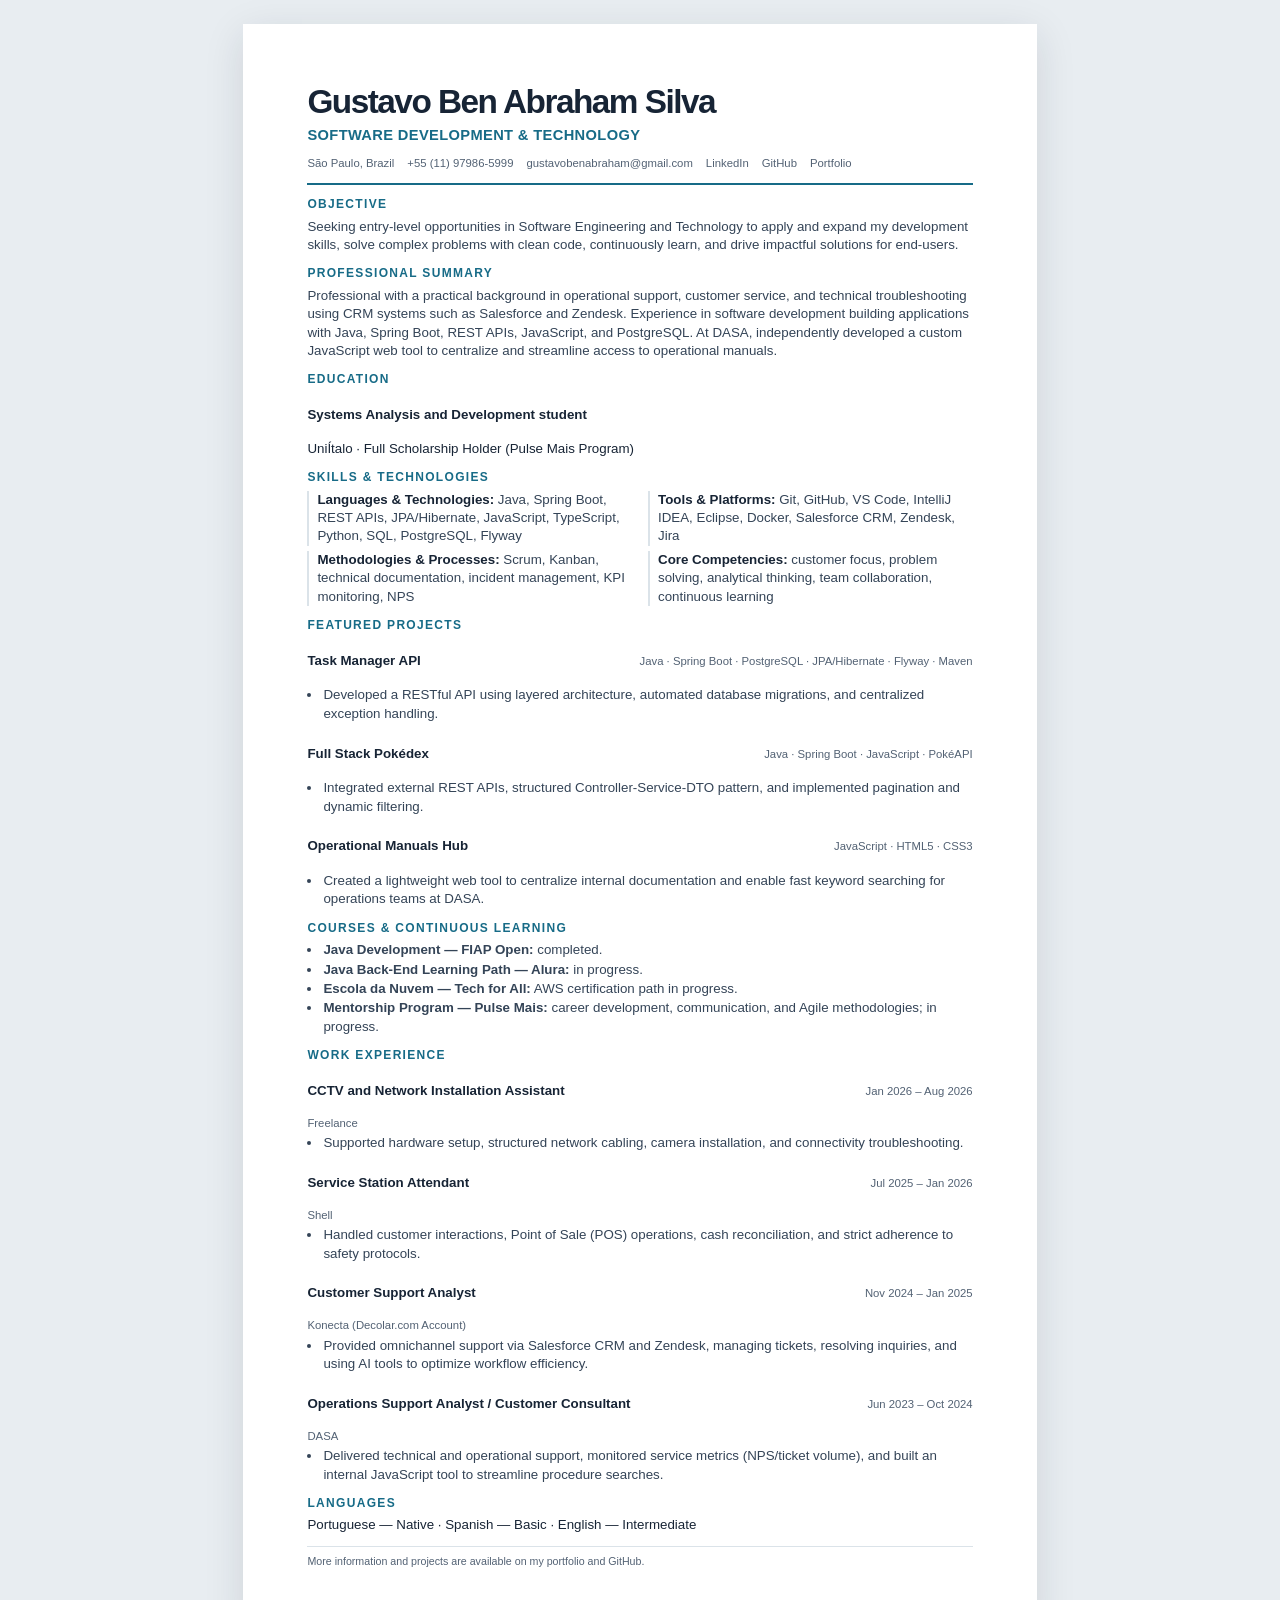
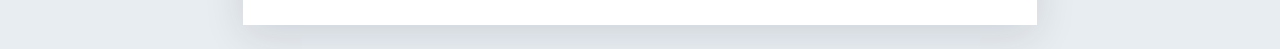
<file: resume.html>
<!DOCTYPE html>
<html lang="en">
<head>
  <meta charset="UTF-8" />
  <meta name="viewport" content="width=device-width, initial-scale=1" />
  <meta name="description" content="Resume of Gustavo Ben Abraham Silva: software development, Java, Spring Boot, and experience in operational support and customer service." />
  <title>Resume — Gustavo Ben Abraham Silva</title>
  <style>
    :root { color-scheme: light; --ink: #172435; --muted: #536274; --accent: #176b87; --line: #dbe3e9; --paper: #fff; --soft: #eef5f7; }
    * { box-sizing: border-box; }
    body { margin: 0; background: #e8edf1; color: var(--ink); font: 10pt/1.38 "Segoe UI", Arial, sans-serif; -webkit-font-smoothing: antialiased; }
    .resume { width: min(210mm, 100%); min-height: 297mm; margin: 24px auto; padding: 16mm 17mm 15mm; background: var(--paper); box-shadow: 0 10px 38px rgba(23, 36, 53, 0.12); }
    .header { padding-bottom: 12px; border-bottom: 2px solid var(--accent); }
    h1 { margin: 0; font-size: 25pt; line-height: 1.05; letter-spacing: -0.045em; }
    .role { margin: 6px 0 10px; color: var(--accent); font-size: 11pt; font-weight: 700; letter-spacing: 0.025em; }
    .contact { display: flex; flex-wrap: wrap; gap: 4px 13px; color: var(--muted); font-size: 8.5pt; }
    a { color: inherit; text-decoration: none; }
    section { margin-top: 12px; }
    h2 { margin: 0 0 6px; color: var(--accent); font-size: 9pt; line-height: 1.2; letter-spacing: 0.11em; text-transform: uppercase; }
    p { margin: 0; }
    .summary { color: #344457; }
    .skills { display: grid; grid-template-columns: 1fr 1fr; gap: 5px 16px; }
    .skill { padding-left: 8px; border-left: 2px solid var(--line); color: #344457; }
    .skill strong { color: var(--ink); }
    .entry { margin-top: 8px; }
    .entry:first-of-type { margin-top: 0; }
    .entry-heading { display: flex; align-items: baseline; justify-content: space-between; gap: 12px; margin-bottom: 2px; }
    .entry-title { font-size: 10pt; font-weight: 700; }
    .entry-meta { color: var(--muted); font-size: 8.5pt; }
    ul { margin: 3px 0 0; padding-left: 15px; color: #344457; }
    li { margin: 1px 0; padding-left: 1px; }
    .business { padding: 8px 10px; border-radius: 5px; background: var(--soft); }
    .footer-note { margin-top: 11px; padding-top: 7px; border-top: 1px solid var(--line); color: var(--muted); font-size: 8pt; }
    @media (max-width: 640px) {
      .resume { width: 100%; min-height: 0; margin: 0; padding: 28px 22px; box-shadow: none; }
      h1 { font-size: 23pt; }
      .skills { grid-template-columns: 1fr; }
      .entry-heading { align-items: flex-start; flex-direction: column; gap: 0; }
    }
    @page { size: A4; margin: 15mm 17mm; }
    @media print {
      body { background: #fff; font-size: 9.5pt; }
      .resume { width: auto; min-height: 0; margin: 0; padding: 0; box-shadow: none; }
      a { color: inherit; }
      section, .entry, .business { break-inside: avoid; }
      * { print-color-adjust: exact; -webkit-print-color-adjust: exact; }
    }
  </style>
</head>
<body>
  <main class="resume">
    <header class="header">
      <h1>Gustavo Ben Abraham Silva</h1>
      <p class="role">SOFTWARE DEVELOPMENT &amp; TECHNOLOGY</p>
      <div class="contact" aria-label="Contact information">
        <span>São Paulo, Brazil</span>
        <a href="tel:+5511979865999">+55 (11) 97986-5999</a>
        <a href="mailto:gustavobenabraham@gmail.com">gustavobenabraham@gmail.com</a>
        <a href="https://www.linkedin.com/in/gustavo-ben-abraham-silva/">LinkedIn</a>
        <a href="https://github.com/GustavoBenAbraham">GitHub</a>
        <a href="https://gustavobenabraham.github.io/portifolio/">Portfolio</a>
      </div>
    </header>

    <section aria-labelledby="objective-heading">
      <h2 id="objective-heading">Objective</h2>
      <p class="summary">Seeking entry-level opportunities in Software Engineering and Technology to apply and expand my development skills, solve complex problems with clean code, continuously learn, and drive impactful solutions for end-users.</p>
    </section>

    <section aria-labelledby="profile-heading">
      <h2 id="profile-heading">Professional Summary</h2>
      <p class="summary">Professional with a practical background in operational support, customer service, and technical troubleshooting using CRM systems such as Salesforce and Zendesk. Experience in software development building applications with Java, Spring Boot, REST APIs, JavaScript, and PostgreSQL. At DASA, independently developed a custom JavaScript web tool to centralize and streamline access to operational manuals.</p>
    </section>

    <section aria-labelledby="education-heading">
      <h2 id="education-heading">Education</h2>
      <article class="entry">
        <div class="entry-heading">
          <h3 class="entry-title">Systems Analysis and Development student</h3>
        </div>
        <p>UniÍtalo · Full Scholarship Holder (Pulse Mais Program)</p>
      </article>
    </section>

    <section aria-labelledby="skills-heading">
      <h2 id="skills-heading">Skills &amp; Technologies</h2>
      <div class="skills">
        <p class="skill"><strong>Languages &amp; Technologies:</strong> Java, Spring Boot, REST APIs, JPA/Hibernate, JavaScript, TypeScript, Python, SQL, PostgreSQL, Flyway</p>
        <p class="skill"><strong>Tools &amp; Platforms:</strong> Git, GitHub, VS Code, IntelliJ IDEA, Eclipse, Docker, Salesforce CRM, Zendesk, Jira</p>
        <p class="skill"><strong>Methodologies &amp; Processes:</strong> Scrum, Kanban, technical documentation, incident management, KPI monitoring, NPS</p>
        <p class="skill"><strong>Core Competencies:</strong> customer focus, problem solving, analytical thinking, team collaboration, continuous learning</p>
      </div>
    </section>

    <section aria-labelledby="projects-heading">
      <h2 id="projects-heading">Featured Projects</h2>
      <article class="entry">
        <div class="entry-heading">
          <h3 class="entry-title">Task Manager API</h3>
          <span class="entry-meta">Java · Spring Boot · PostgreSQL · JPA/Hibernate · Flyway · Maven</span>
        </div>
        <ul>
          <li>Developed a RESTful API using layered architecture, automated database migrations, and centralized exception handling.</li>
        </ul>
      </article>
      <article class="entry">
        <div class="entry-heading">
          <h3 class="entry-title">Full Stack Pokédex</h3>
          <span class="entry-meta">Java · Spring Boot · JavaScript · PokéAPI</span>
        </div>
        <ul>
          <li>Integrated external REST APIs, structured Controller-Service-DTO pattern, and implemented pagination and dynamic filtering.</li>
        </ul>
      </article>
      <article class="entry">
        <div class="entry-heading">
          <h3 class="entry-title">Operational Manuals Hub</h3>
          <span class="entry-meta">JavaScript · HTML5 · CSS3</span>
        </div>
        <ul>
          <li>Created a lightweight web tool to centralize internal documentation and enable fast keyword searching for operations teams at DASA.</li>
        </ul>
      </article>
    </section>

    <section aria-labelledby="courses-heading">
      <h2 id="courses-heading">Courses &amp; Continuous Learning</h2>
      <ul>
        <li><strong>Java Development — FIAP Open:</strong> completed.</li>
        <li><strong>Java Back-End Learning Path — Alura:</strong> in progress.</li>
        <li><strong>Escola da Nuvem — Tech for All:</strong> AWS certification path in progress.</li>
        <li><strong>Mentorship Program — Pulse Mais:</strong> career development, communication, and Agile methodologies; in progress.</li>
      </ul>
    </section>

    <section aria-labelledby="experience-heading">
      <h2 id="experience-heading">Work Experience</h2>
      <article class="entry">
        <div class="entry-heading">
          <h3 class="entry-title">CCTV and Network Installation Assistant</h3>
          <span class="entry-meta">Jan 2026 – Aug 2026</span>
        </div>
        <p class="entry-meta">Freelance</p>
        <ul>
          <li>Supported hardware setup, structured network cabling, camera installation, and connectivity troubleshooting.</li>
        </ul>
      </article>
      <article class="entry">
        <div class="entry-heading">
          <h3 class="entry-title">Service Station Attendant</h3>
          <span class="entry-meta">Jul 2025 – Jan 2026</span>
        </div>
        <p class="entry-meta">Shell</p>
        <ul>
          <li>Handled customer interactions, Point of Sale (POS) operations, cash reconciliation, and strict adherence to safety protocols.</li>
        </ul>
      </article>
      <article class="entry">
        <div class="entry-heading">
          <h3 class="entry-title">Customer Support Analyst</h3>
          <span class="entry-meta">Nov 2024 – Jan 2025</span>
        </div>
        <p class="entry-meta">Konecta (Decolar.com Account)</p>
        <ul>
          <li>Provided omnichannel support via Salesforce CRM and Zendesk, managing tickets, resolving inquiries, and using AI tools to optimize workflow efficiency.</li>
        </ul>
      </article>
      <article class="entry">
        <div class="entry-heading">
          <h3 class="entry-title">Operations Support Analyst / Customer Consultant</h3>
          <span class="entry-meta">Jun 2023 – Oct 2024</span>
        </div>
        <p class="entry-meta">DASA</p>
        <ul>
          <li>Delivered technical and operational support, monitored service metrics (NPS/ticket volume), and built an internal JavaScript tool to streamline procedure searches.</li>
        </ul>
      </article>
    </section>

    <section aria-labelledby="languages-heading">
      <h2 id="languages-heading">Languages</h2>
      <p>Portuguese — Native · Spanish — Basic · English — Intermediate</p>
    </section>

    <p class="footer-note">More information and projects are available on my portfolio and GitHub.</p>
  </main>
</body>
</html>
</file>
<file: style.css>
/* ============================================================
   GUSTAVO BEN ABRAHAM — PORTFOLIO
   style.css
   
   Table of Contents:
   1.  Custom Properties (Design Tokens)
   2.  Reset & Base
   3.  Typography
   4.  Utilities
   5.  Layout
   6.  Navigation
   7.  Hero
   8.  Section Base
   9.  About
   10. Timeline (Jornada)
   11. Projects
   12. Technologies
   13. Beyond the Code (Além do código)
   14. Terminal Block
   15. Contact
   16. Footer
   17. Animations & Transitions
   18. Scroll Reveal
   19. Responsive — Tablet (≤ 768px)
   20. Responsive — Mobile (≤ 480px)
   21. Reduced Motion
   ============================================================ */

/* ============================================================
   1. CUSTOM PROPERTIES
   ============================================================ */
:root {
  /* Colors */
  --bg-base:        #0d1117;
  --bg-surface:     #161b22;
  --bg-elevated:    #1c2128;
  --bg-overlay:     #21262d;

  --border:         #30363d;
  --border-subtle:  #21262d;

  --text-primary:   #e6edf3;
  --text-secondary: #a5afbd;
  --text-muted:     #929dab;

  --accent:         #58a6ff;        /* blue — primary accent */
  --accent-dim:     rgba(88, 166, 255, 0.15);
  --accent-hover:   #79b8ff;

  --green:          #3fb950;
  --green-dim:      rgba(63, 185, 80, 0.15);

  --tag-bg:         rgba(88, 166, 255, 0.1);
  --tag-border:     rgba(88, 166, 255, 0.25);
  --tag-text:       #79b8ff;

  /* Typography */
  --font-sans:  'Inter', system-ui, -apple-system, sans-serif;
  --font-mono:  'JetBrains Mono', 'Fira Code', 'Cascadia Code', monospace;

  /* Spacing scale */
  --space-1:  0.25rem;
  --space-2:  0.5rem;
  --space-3:  0.75rem;
  --space-4:  1rem;
  --space-5:  1.25rem;
  --space-6:  1.5rem;
  --space-8:  2rem;
  --space-10: 2.5rem;
  --space-12: 3rem;
  --space-16: 4rem;
  --space-20: 5rem;
  --space-24: 6rem;

  /* Layout */
  --max-width: 1100px;
  --nav-height: 64px;

  /* Borders */
  --radius-sm:  4px;
  --radius-md:  8px;
  --radius-lg:  12px;
  --radius-xl:  16px;

  /* Shadows */
  --shadow-sm:  0 1px 3px rgba(0, 0, 0, 0.4);
  --shadow-md:  0 4px 16px rgba(0, 0, 0, 0.4);
  --shadow-lg:  0 8px 32px rgba(0, 0, 0, 0.5);
  --shadow-accent: 0 0 24px rgba(88, 166, 255, 0.12);

  /* Transitions */
  --ease:    cubic-bezier(0.4, 0, 0.2, 1);
  --ease-out: cubic-bezier(0, 0, 0.2, 1);
  --duration-fast:   150ms;
  --duration-normal: 250ms;
  --duration-slow:   400ms;
}

/* ============================================================
   2. RESET & BASE
   ============================================================ */
*,
*::before,
*::after {
  box-sizing: border-box;
  margin: 0;
  padding: 0;
}

html {
  scroll-behavior: smooth;
  -webkit-text-size-adjust: 100%;
  tab-size: 4;
}

body {
  font-family: var(--font-sans);
  font-size: 1rem;
  line-height: 1.7;
  color: var(--text-primary);
  background-color: var(--bg-base);
  -webkit-font-smoothing: antialiased;
  -moz-osx-font-smoothing: grayscale;
  overflow-x: hidden;
}

.cursor-glow {
  position: fixed;
  top: 0;
  left: 0;
  z-index: 9999;
  width: 22px;
  height: 22px;
  border: 1px solid rgba(88, 166, 255, 0.8);
  border-radius: 50%;
  background: rgba(88, 166, 255, 0.16);
  box-shadow: 0 0 12px rgba(88, 166, 255, 0.65),
    0 0 28px rgba(88, 166, 255, 0.3);
  pointer-events: none;
  opacity: 0;
  transform: translate(-50%, -50%) scale(0.65);
  transition: opacity 140ms ease, transform 140ms ease;
  will-change: left, top;
}

.cursor-glow.is-visible {
  opacity: 1;
  transform: translate(-50%, -50%) scale(1);
}

.cursor-glow.is-interactive {
  background: rgba(63, 185, 80, 0.2);
  border-color: rgba(63, 185, 80, 0.9);
  box-shadow: 0 0 14px rgba(63, 185, 80, 0.7),
    0 0 30px rgba(63, 185, 80, 0.3);
  transform: translate(-50%, -50%) scale(1.35);
}

@media (pointer: coarse) {
  .cursor-glow {
    display: none;
  }
}

img,
svg {
  display: block;
  max-width: 100%;
}

a {
  color: inherit;
  text-decoration: none;
}

ul,
ol {
  list-style: none;
}

button {
  cursor: pointer;
  border: none;
  background: none;
  font: inherit;
}

/* ============================================================
   3. TYPOGRAPHY
   ============================================================ */
h1, h2, h3, h4 {
  font-weight: 600;
  line-height: 1.2;
  color: var(--text-primary);
  letter-spacing: -0.02em;
}

h1 { font-size: clamp(2rem, 6vw, 3.5rem); }
h2 { font-size: clamp(1.5rem, 4vw, 2.25rem); }
h3 { font-size: clamp(1rem, 2.5vw, 1.25rem); }

p {
  color: var(--text-secondary);
  max-width: 65ch;
}

code,
.mono {
  font-family: var(--font-mono);
}

/* ============================================================
   4. UTILITIES
   ============================================================ */
.visually-hidden {
  position: absolute;
  width: 1px;
  height: 1px;
  padding: 0;
  margin: -1px;
  overflow: hidden;
  clip: rect(0, 0, 0, 0);
  white-space: nowrap;
  border: 0;
}

/* ============================================================
   5. LAYOUT
   ============================================================ */
.container {
  width: 100%;
  max-width: var(--max-width);
  margin-inline: auto;
  padding-inline: var(--space-6);
}

/* ============================================================
   6. NAVIGATION
   ============================================================ */
.site-header {
  position: fixed;
  top: 0;
  left: 0;
  right: 0;
  z-index: 100;
  height: var(--nav-height);
  background-color: rgba(13, 17, 23, 0.85);
  backdrop-filter: blur(12px);
  -webkit-backdrop-filter: blur(12px);
  border-bottom: 1px solid transparent;
  transition: border-color var(--duration-normal) var(--ease);
}

.site-header.scrolled {
  border-color: var(--border-subtle);
}

.nav-container {
  max-width: var(--max-width);
  height: 100%;
  margin-inline: auto;
  padding-inline: var(--space-6);
  display: flex;
  align-items: center;
  justify-content: space-between;
}

/* Logo */
.nav-logo {
  font-family: var(--font-mono);
  font-size: 1rem;
  font-weight: 700;
  color: var(--text-primary);
  letter-spacing: -0.01em;
  transition: color var(--duration-fast) var(--ease);
}

.nav-logo:hover,
.nav-logo:focus-visible {
  color: var(--accent);
}

.nav-logo-bracket {
  color: var(--accent);
}

/* Desktop links */
.nav-links {
  display: flex;
  align-items: center;
  gap: var(--space-1);
}

.nav-link {
  font-size: 0.875rem;
  font-weight: 500;
  color: var(--text-secondary);
  padding: var(--space-2) var(--space-3);
  border-radius: var(--radius-sm);
  transition: color var(--duration-fast) var(--ease),
              background-color var(--duration-fast) var(--ease);
}

.nav-link:hover,
.nav-link:focus-visible {
  color: var(--text-primary);
  background-color: var(--bg-overlay);
}

.nav-link--cta {
  color: var(--accent);
  border: 1px solid var(--border);
  padding: var(--space-2) var(--space-4);
  margin-left: var(--space-2);
}

.nav-link--cta:hover,
.nav-link--cta:focus-visible {
  color: var(--text-primary);
  background-color: var(--accent-dim);
  border-color: var(--accent);
}

.nav-link--cv {
  color: var(--bg-base);
  background-color: var(--accent);
  border: 1px solid var(--accent);
  margin-left: var(--space-1);
}

.nav-link--cv:hover,
.nav-link--cv:focus-visible {
  color: var(--bg-base);
  background-color: var(--accent-hover);
  border-color: var(--accent-hover);
}

.nav-link--cv-en {
  color: var(--accent);
  border: 1px solid var(--border);
  margin-left: var(--space-1);
}

.nav-link--cv-en:hover,
.nav-link--cv-en:focus-visible {
  color: var(--text-primary);
  background-color: var(--accent-dim);
  border-color: var(--accent);
}

/* Hamburger */
.nav-hamburger {
  display: none;
  flex-direction: column;
  justify-content: center;
  align-items: center;
  width: 40px;
  height: 40px;
  gap: 5px;
  border-radius: var(--radius-sm);
  transition: background-color var(--duration-fast) var(--ease);
}

.nav-hamburger:hover,
.nav-hamburger:focus-visible {
  background-color: var(--bg-overlay);
}

.hamburger-line {
  display: block;
  width: 22px;
  height: 2px;
  background-color: var(--text-secondary);
  border-radius: 2px;
  transition: transform var(--duration-normal) var(--ease),
              opacity var(--duration-normal) var(--ease),
              background-color var(--duration-fast) var(--ease);
}

/* Hamburger open state */
.nav-hamburger[aria-expanded="true"] .hamburger-line:nth-child(1) {
  transform: translateY(7px) rotate(45deg);
}
.nav-hamburger[aria-expanded="true"] .hamburger-line:nth-child(2) {
  opacity: 0;
  transform: scaleX(0);
}
.nav-hamburger[aria-expanded="true"] .hamburger-line:nth-child(3) {
  transform: translateY(-7px) rotate(-45deg);
}

/* Mobile menu */
.mobile-menu {
  position: fixed;
  top: var(--nav-height);
  left: 0;
  right: 0;
  background-color: var(--bg-surface);
  border-bottom: 1px solid var(--border);
  padding: var(--space-4) var(--space-6) var(--space-6);
  z-index: 99;
  transform: translateY(-8px);
  opacity: 0;
  pointer-events: none;
  transition: transform var(--duration-normal) var(--ease-out),
              opacity var(--duration-normal) var(--ease-out);
}

.mobile-menu:not([hidden]) {
  transform: translateY(0);
  opacity: 1;
  pointer-events: auto;
}

/* Hidden navigation must also leave the keyboard focus order. */
.mobile-menu[hidden] {
  display: none !important;
}

.mobile-menu-links {
  display: flex;
  flex-direction: column;
  gap: var(--space-1);
}

.mobile-link {
  font-size: 1rem;
  font-weight: 500;
  color: var(--text-secondary);
  padding: var(--space-3) var(--space-4);
  border-radius: var(--radius-md);
  transition: color var(--duration-fast) var(--ease),
              background-color var(--duration-fast) var(--ease);
}

.mobile-link:hover,
.mobile-link:focus-visible {
  color: var(--text-primary);
  background-color: var(--bg-overlay);
}

.mobile-link--cta {
  color: var(--accent);
  border: 1px solid var(--border);
  text-align: center;
  margin-top: var(--space-2);
}

.mobile-link--cta:hover,
.mobile-link--cta:focus-visible {
  background-color: var(--accent-dim);
  border-color: var(--accent);
  color: var(--text-primary);
}

.mobile-link--cv {
  color: var(--bg-base);
  background-color: var(--accent);
  border-color: var(--accent);
}

.mobile-link--cv:hover,
.mobile-link--cv:focus-visible {
  color: var(--bg-base);
  background-color: var(--accent-hover);
  border-color: var(--accent-hover);
}

.mobile-link--cv-en {
  color: var(--accent);
  border: 1px solid var(--border);
}

.mobile-link--cv-en:hover,
.mobile-link--cv-en:focus-visible {
  color: var(--text-primary);
  background-color: var(--accent-dim);
  border-color: var(--accent);
}

/* Focus visible for all focusable elements */
:focus-visible {
  outline: 2px solid var(--accent);
  outline-offset: 2px;
  border-radius: var(--radius-sm);
}

/* ============================================================
   7. HERO
   ============================================================ */
.hero {
  min-height: 100svh;
  display: flex;
  flex-direction: column;
  align-items: center;
  justify-content: center;
  padding-top: var(--nav-height);
  padding-inline: var(--space-6);
  text-align: center;
  position: relative;
  isolation: isolate;
  overflow: hidden;
  /* Subtle grid background */
  background-image:
    linear-gradient(rgba(88, 166, 255, 0.03) 1px, transparent 1px),
    linear-gradient(90deg, rgba(88, 166, 255, 0.03) 1px, transparent 1px);
  background-size: 60px 60px;
}

/* Radial glow behind content */
.hero::before {
  content: '';
  position: absolute;
  top: 20%;
  left: 50%;
  transform: translateX(-50%);
  width: 600px;
  height: 400px;
  background: radial-gradient(ellipse at center, rgba(88, 166, 255, 0.07) 0%, transparent 70%);
  pointer-events: none;
}

.hero-inner {
  position: relative;
  z-index: 1;
  display: flex;
  flex-direction: column;
  align-items: center;
  gap: var(--space-6);
  animation: hero-enter 0.8s var(--ease-out) both;
}

.matrix-rain {
  position: absolute;
  inset: 0;
  z-index: 0;
  width: 100%;
  height: 100%;
  max-width: none;
  opacity: 0.45;
  pointer-events: none;
}

/* Terminal path badge */
.hero-path {
  font-family: var(--font-mono);
  font-size: 0.8rem;
  color: var(--text-muted);
  background-color: var(--bg-surface);
  border: 1px solid var(--border-subtle);
  padding: var(--space-2) var(--space-4);
  border-radius: 100px;
  letter-spacing: 0.02em;
  display: inline-flex;
  align-items: center;
  gap: 2px;
}

.path-tilde { color: var(--accent); }
.path-name  { color: var(--text-secondary); }

.path-cursor {
  color: var(--accent);
  animation: blink 1.2s step-end infinite;
}

/* Name */
.hero-name {
  font-size: clamp(2.25rem, 7vw, 4rem);
  font-weight: 700;
  letter-spacing: -0.03em;
  color: var(--text-primary);
  line-height: 1.1;
}

/* Role subtitle */
.hero-title {
  font-family: var(--font-mono);
  font-size: clamp(0.875rem, 2vw, 1.05rem);
  color: var(--accent);
  font-weight: 500;
  margin-top: calc(-1 * var(--space-4));
}

.hero-title-prefix {
  color: var(--text-muted);
}

/* Tagline */
.hero-tagline {
  font-size: clamp(0.95rem, 2.5vw, 1.15rem);
  color: var(--text-secondary);
  line-height: 1.65;
  max-width: 480px;
  margin-top: calc(-1 * var(--space-2));
}

.hero-br { display: none; }

/* CTA buttons */
.hero-actions {
  display: flex;
  gap: var(--space-3);
  margin-top: var(--space-2);
  flex-wrap: wrap;
  justify-content: center;
}

/* Scroll indicator */
.scroll-indicator {
  position: absolute;
  bottom: var(--space-8);
  left: 50%;
  transform: translateX(-50%);
  display: flex;
  flex-direction: column;
  align-items: center;
  opacity: 0.4;
  transition: opacity var(--duration-normal) var(--ease);
}

.scroll-indicator:hover,
.scroll-indicator:focus-visible {
  opacity: 0.9;
}

.scroll-indicator__line {
  width: 1px;
  height: 48px;
  background: linear-gradient(to bottom, transparent, var(--accent));
  animation: scroll-line 2s ease-in-out infinite;
}

/* ============================================================
   8. SECTION BASE
   ============================================================ */
.section {
  padding-block: var(--space-24);
}

.section--alt {
  background-color: var(--bg-surface);
  border-top: 1px solid var(--border-subtle);
  border-bottom: 1px solid var(--border-subtle);
}

/* Section label (small counter) */
.section-label {
  font-family: var(--font-mono);
  font-size: 0.75rem;
  color: var(--accent);
  text-transform: lowercase;
  letter-spacing: 0.1em;
  margin-bottom: var(--space-3);
}

/* Section heading */
.section-heading {
  font-size: clamp(1.5rem, 4vw, 2.25rem);
  font-weight: 700;
  color: var(--text-primary);
  margin-bottom: var(--space-4);
}

/* Section subtext */
.section-sub {
  font-size: 1rem;
  color: var(--text-secondary);
  margin-bottom: var(--space-12);
  max-width: 60ch;
}

/* ============================================================
   9. ABOUT
   ============================================================ */
.about-grid {
  display: grid;
  grid-template-columns: 1fr 380px;
  gap: var(--space-12);
  align-items: start;
}

.about-text {
  display: flex;
  flex-direction: column;
  gap: var(--space-4);
}

.about-text p {
  font-size: 1.0625rem;
  line-height: 1.75;
  color: var(--text-secondary);
  max-width: none;
}

.about-text strong {
  color: var(--text-primary);
  font-weight: 600;
}

/* Meta card — the "file properties" sidebar */
.meta-card {
  background-color: var(--bg-surface);
  border: 1px solid var(--border);
  border-radius: var(--radius-lg);
  padding: var(--space-6);
  font-family: var(--font-mono);
  font-size: 0.875rem;
  min-width: 0;
  display: flex;
  flex-direction: column;
  gap: 0;
  overflow: hidden;
}

.meta-row {
  display: grid;
  grid-template-columns: 110px minmax(0, 1fr);
  gap: var(--space-3);
  padding: var(--space-3) 0;
  border-bottom: 1px solid var(--border-subtle);
  align-items: start;
}

.meta-row:last-child {
  border-bottom: none;
}

.meta-key {
  color: var(--text-muted);
  font-size: 0.875rem;
  padding-top: 1px;
  white-space: nowrap;
}

.meta-val {
  color: var(--text-secondary);
  word-break: break-word;
}

.meta-row--highlight .meta-val {
  color: var(--green);
}

.meta-status {
  display: flex;
  align-items: center;
  gap: var(--space-2);
}

.status-dot {
  width: 8px;
  height: 8px;
  border-radius: 50%;
  background-color: var(--green);
  flex-shrink: 0;
  box-shadow: 0 0 6px var(--green);
  animation: pulse-dot 2.5s ease-in-out infinite;
}

/* ============================================================
   10. TIMELINE (JORNADA)
   ============================================================ */
.timeline {
  position: relative;
  display: flex;
  flex-direction: column;
  gap: 0;
  padding-left: var(--space-8);
}

/* Vertical line */
.timeline::before {
  content: '';
  position: absolute;
  left: 0;
  top: 12px;
  bottom: 12px;
  width: 1px;
  background: linear-gradient(to bottom, var(--accent), var(--border-subtle));
}

.timeline-item {
  position: relative;
  padding: var(--space-6) 0 var(--space-6) var(--space-8);
}

/* Marker circle */
.timeline-marker {
  position: absolute;
  left: calc(-1 * var(--space-8) - 1px);
  top: var(--space-6);
  transform: translateX(-50%);
  display: flex;
  align-items: center;
  justify-content: center;
}

.timeline-icon {
  font-family: var(--font-mono);
  font-size: 0.7rem;
  font-weight: 700;
  color: var(--accent);
  background-color: var(--bg-base);
  border: 1px solid var(--border);
  width: 32px;
  height: 32px;
  border-radius: 50%;
  display: flex;
  align-items: center;
  justify-content: center;
  flex-shrink: 0;
  transition: border-color var(--duration-normal) var(--ease),
              background-color var(--duration-normal) var(--ease);
}

.timeline-item:hover .timeline-icon {
  border-color: var(--accent);
  background-color: var(--accent-dim);
}

.timeline-title {
  font-size: 1.0625rem;
  font-weight: 600;
  color: var(--text-primary);
  margin-bottom: var(--space-2);
}

.timeline-text {
  font-size: 1rem;
  color: var(--text-secondary);
  max-width: 72ch;
  line-height: 1.7;
}

.timeline-date {
  display: block;
  margin-bottom: var(--space-3);
  font-family: var(--font-mono);
  font-size: 0.875rem;
  color: var(--text-muted);
}

.timeline-content {
  min-width: 0;
}

.experience-case {
  max-width: 76ch;
  margin-top: var(--space-5);
  padding: var(--space-5) var(--space-6);
  border: 1px solid var(--tag-border);
  border-left: 3px solid var(--accent);
  border-radius: var(--radius-md);
  background-color: var(--tag-bg);
}

.experience-case__label {
  display: block;
  margin-bottom: var(--space-2);
  font-family: var(--font-mono);
  font-size: 0.875rem;
  color: var(--accent);
}

.experience-case h4 {
  margin-bottom: var(--space-3);
  font-size: 1.0625rem;
  line-height: 1.4;
}

.experience-case p {
  max-width: none;
}

.education-grid {
  display: grid;
  grid-template-columns: repeat(2, minmax(0, 1fr));
  gap: var(--space-6);
}

.education-card {
  min-width: 0;
  padding: var(--space-6);
  border: 1px solid var(--border);
  border-radius: var(--radius-lg);
  background-color: var(--bg-surface);
}

.education-card h3 {
  margin-bottom: var(--space-3);
  font-size: 1.125rem;
  line-height: 1.4;
}

.education-card p {
  max-width: none;
}

.education-list {
  display: grid;
  gap: var(--space-3);
  margin-top: var(--space-4);
  padding-left: var(--space-5);
  list-style: disc;
  color: var(--text-secondary);
}

.education-list li::marker {
  color: var(--accent);
}

.timeline-content--next .timeline-title {
  color: var(--accent);
}

/* ============================================================
   11. PROJECTS
   ============================================================ */
.projects-featured,
.projects-grid {
  display: grid;
  gap: var(--space-6);
}

.projects-featured {
  grid-template-columns: repeat(2, minmax(0, 1fr));
}

.projects-grid {
  grid-template-columns: repeat(3, minmax(0, 1fr));
  margin-bottom: var(--space-12);
}

.projects-secondary-heading {
  margin-top: var(--space-12);
  margin-bottom: var(--space-6);
}

.projects-secondary-heading {
  font-size: 1.25rem;
  line-height: 1.4;
}

.project-card {
  min-width: 0;
  background-color: var(--bg-surface);
  border: 1px solid var(--border);
  border-radius: var(--radius-lg);
  padding: var(--space-6);
  display: flex;
  flex-direction: column;
  gap: var(--space-4);
  transition: border-color var(--duration-normal) var(--ease),
              box-shadow var(--duration-normal) var(--ease),
              transform var(--duration-normal) var(--ease);
}

.project-card--featured {
  padding: var(--space-8);
  border-color: var(--tag-border);
  background-color: var(--bg-surface);
  background-image: linear-gradient(135deg, rgba(88, 166, 255, 0.06), transparent 65%);
}

.project-card:hover {
  border-color: var(--accent);
  box-shadow: var(--shadow-accent);
  transform: translateY(-3px);
}

/* Card header row */
.project-card__header {
  display: flex;
  align-items: center;
  justify-content: space-between;
  flex-wrap: wrap;
  gap: var(--space-2) var(--space-3);
}

.project-card__category {
  font-size: 0.875rem;
  font-weight: 500;
  color: var(--accent);
}

.project-card__icons {
  display: flex;
  align-items: center;
  gap: var(--space-2);
  color: var(--text-muted);
}

.project-icon {
  width: 18px;
  height: 18px;
  color: var(--text-muted);
}

.project-card__repo-label {
  font-family: var(--font-mono);
  font-size: 0.7rem;
  color: var(--text-muted);
}

/* Language badge */
.project-card__lang {
  font-family: var(--font-mono);
  font-size: 0.875rem;
  color: var(--text-secondary);
  display: flex;
  align-items: center;
  gap: var(--space-1);
}

.lang-dot {
  width: 10px;
  height: 10px;
  border-radius: 50%;
  flex-shrink: 0;
}

.lang-dot--java { background-color: #b07219; }
.lang-dot--ts   { background-color: #3178c6; }
.lang-dot--js   { background-color: #f1e05a; }

/* Project name */
.project-card__name {
  font-size: 1.25rem;
  font-weight: 600;
  color: var(--text-primary);
  margin: 0;
  line-height: 1.35;
  overflow-wrap: anywhere;
}

.project-card--featured .project-card__name {
  font-size: 1.5rem;
}

.project-card__subtitle {
  margin-top: calc(-1 * var(--space-2));
  font-size: 1rem;
  color: var(--text-primary);
}

/* Description */
.project-card__desc {
  font-size: 1rem;
  color: var(--text-secondary);
  line-height: 1.65;
  max-width: none;
}

.project-card__highlights {
  display: grid;
  gap: var(--space-2);
  padding-left: var(--space-5);
  list-style: disc;
  font-size: 1rem;
  color: var(--text-secondary);
  line-height: 1.65;
}

.project-card__highlights li::marker {
  color: var(--accent);
}

.project-card__note {
  max-width: none;
  padding-top: var(--space-3);
  border-top: 1px solid var(--border-subtle);
  font-size: 0.875rem;
  line-height: 1.65;
  color: var(--text-muted);
}

/* Tech tags */
.project-card__tags {
  display: flex;
  flex-wrap: wrap;
  gap: var(--space-2);
  list-style: none;
}

.tag {
  font-family: var(--font-mono);
  font-size: 0.875rem;
  font-weight: 500;
  color: var(--tag-text);
  background-color: var(--tag-bg);
  border: 1px solid var(--tag-border);
  padding: 2px var(--space-2);
  border-radius: 100px;
  max-width: 100%;
  overflow-wrap: anywhere;
}

/* Card footer buttons */
.project-card__footer {
  display: flex;
  gap: var(--space-2);
  flex-wrap: wrap;
  margin-top: auto;
  padding-top: var(--space-4);
  border-top: 1px solid var(--border-subtle);
}

/* "See all" link */
.projects-footer {
  display: flex;
  justify-content: center;
}

/* ============================================================
   12. TECHNOLOGIES
   ============================================================ */
.skills-grid {
  display: grid;
  grid-template-columns: repeat(2, minmax(0, 1fr));
  gap: var(--space-6);
}

.skill-group {
  min-width: 0;
  padding: var(--space-6);
  border: 1px solid var(--border);
  border-radius: var(--radius-lg);
  background-color: var(--bg-surface);
}

.skill-group h3 {
  margin-bottom: var(--space-3);
  font-size: 1.125rem;
  line-height: 1.4;
  color: var(--accent);
}

.skill-group p {
  max-width: none;
  font-size: 1rem;
  line-height: 1.7;
}

.tech-grid {
  display: grid;
  grid-template-columns: repeat(auto-fit, minmax(min(100%, 170px), 1fr));
  gap: var(--space-4);
}

.tech-item {
  background-color: var(--bg-surface);
  border: 1px solid var(--border);
  border-radius: var(--radius-lg);
  padding: var(--space-6) var(--space-4);
  display: flex;
  flex-direction: column;
  align-items: center;
  gap: var(--space-2);
  text-align: center;
  transition: border-color var(--duration-normal) var(--ease),
              transform var(--duration-normal) var(--ease),
              box-shadow var(--duration-normal) var(--ease);
}

.tech-item:hover {
  border-color: var(--border);
  transform: translateY(-2px);
  box-shadow: var(--shadow-sm);
}

.tech-badge {
  display: block;
  width: auto;
  max-width: 100%;
  height: 30px;
  margin: 4px 0;
  object-fit: contain;
}

.tech-context {
  font-family: var(--font-mono);
  font-size: 0.7rem;
  color: var(--text-muted);
  line-height: 1.2;
}

/* ============================================================
   13. BEYOND THE CODE
   ============================================================ */
.beyond-grid {
  display: grid;
  grid-template-columns: repeat(3, 1fr);
  gap: var(--space-6);
}

.beyond-card {
  background-color: var(--bg-surface);
  border: 1px solid var(--border);
  border-radius: var(--radius-lg);
  padding: var(--space-8) var(--space-6);
  display: flex;
  flex-direction: column;
  gap: var(--space-3);
  transition: border-color var(--duration-normal) var(--ease),
              transform var(--duration-normal) var(--ease);
}

.beyond-card:hover {
  border-color: var(--border);
  transform: translateY(-2px);
}

.beyond-card__icon {
  font-size: 2rem;
  line-height: 1;
}

.beyond-card__title {
  font-size: 1.0625rem;
  font-weight: 600;
  color: var(--text-primary);
}

.beyond-card__text {
  font-size: 0.9375rem;
  color: var(--text-secondary);
  line-height: 1.7;
  flex: 1;
  max-width: none;
}

.beyond-card__link {
  font-size: 0.875rem;
  font-weight: 500;
  color: var(--accent);
  margin-top: var(--space-2);
  display: inline-flex;
  align-items: center;
  gap: var(--space-1);
  transition: color var(--duration-fast) var(--ease),
              gap var(--duration-fast) var(--ease);
}

.beyond-card__link:hover,
.beyond-card__link:focus-visible {
  color: var(--accent-hover);
  gap: var(--space-2);
}

/* ============================================================
   14. TERMINAL BLOCK
   ============================================================ */
.terminal-block {
  max-width: 580px;
  margin-inline: auto;
  border-radius: var(--radius-lg);
  overflow: hidden;
  border: 1px solid var(--border);
  box-shadow: var(--shadow-lg);
}

.terminal-block__bar {
  background-color: var(--bg-overlay);
  padding: var(--space-3) var(--space-4);
  display: flex;
  align-items: center;
  gap: var(--space-2);
  border-bottom: 1px solid var(--border-subtle);
}

.terminal-dot {
  width: 12px;
  height: 12px;
  border-radius: 50%;
  flex-shrink: 0;
}

.terminal-dot--red    { background-color: #ff5f57; }
.terminal-dot--yellow { background-color: #febc2e; }
.terminal-dot--green  { background-color: #28c840; }

.terminal-block__title {
  font-family: var(--font-mono);
  font-size: 0.75rem;
  color: var(--text-muted);
  margin-left: var(--space-2);
}

.terminal-block__body {
  background-color: var(--bg-elevated);
  padding: var(--space-6) var(--space-6) var(--space-8);
  min-height: 280px;
  display: flex;
  flex-direction: column;
  gap: 4px;
}

.terminal-line {
  font-family: var(--font-mono);
  font-size: 0.875rem;
  line-height: 1.6;
  color: var(--text-primary);
  white-space: pre-wrap;
  overflow-wrap: anywhere;
  opacity: 1;
  transform: none;
  transition: opacity var(--duration-normal) var(--ease-out),
              transform var(--duration-normal) var(--ease-out);
}

.terminal-line.visible {
  opacity: 1;
  transform: translateY(0);
}

/* Terminal line color variants */
.terminal-line--prompt  { color: var(--green); }
.terminal-line--branch  { color: var(--accent); }
.terminal-line--key     { color: var(--text-muted); }
.terminal-line--value   { color: var(--text-secondary); }
.terminal-line--success { color: var(--green); }
.terminal-line--empty   { height: 0.5rem; }

/* ============================================================
   15. CONTACT
   ============================================================ */
.contact-intro {
  margin-bottom: var(--space-10);
  font-size: 1.0625rem;
}

.contact-grid {
  display: flex;
  flex-direction: column;
  gap: var(--space-3);
  max-width: 600px;
}

.contact-card {
  display: flex;
  align-items: center;
  gap: var(--space-4);
  background-color: var(--bg-surface);
  border: 1px solid var(--border);
  border-radius: var(--radius-lg);
  padding: var(--space-5) var(--space-6);
  transition: border-color var(--duration-normal) var(--ease),
              background-color var(--duration-normal) var(--ease),
              transform var(--duration-normal) var(--ease);
}

.contact-card:hover,
.contact-card:focus-visible {
  border-color: var(--accent);
  background-color: var(--accent-dim);
  transform: translateX(4px);
}

/* Primary whatsapp card */
.contact-card--primary {
  border-color: rgba(63, 185, 80, 0.3);
  background-color: var(--green-dim);
}

.contact-card--primary:hover,
.contact-card--primary:focus-visible {
  border-color: var(--green);
  background-color: rgba(63, 185, 80, 0.2);
}

.contact-card__icon {
  display: flex;
  align-items: center;
  justify-content: center;
  width: 44px;
  height: 44px;
  flex-shrink: 0;
  font-size: 1.5rem;
  color: var(--text-primary);
}

.contact-card__info {
  display: flex;
  flex-direction: column;
  gap: 2px;
  flex: 1;
}

.contact-card__platform {
  font-size: 0.75rem;
  font-family: var(--font-mono);
  color: var(--text-muted);
  text-transform: lowercase;
  letter-spacing: 0.05em;
}

.contact-card__handle {
  font-size: 0.9375rem;
  font-weight: 500;
  color: var(--text-primary);
}

.contact-card__arrow {
  font-size: 1rem;
  color: var(--text-muted);
  transition: color var(--duration-fast) var(--ease),
              transform var(--duration-fast) var(--ease);
  flex-shrink: 0;
}

.contact-card:hover .contact-card__arrow {
  color: var(--accent);
  transform: translateX(4px);
}

/* ============================================================
   16. BUTTONS (global)
   ============================================================ */
.btn {
  display: inline-flex;
  align-items: center;
  justify-content: center;
  gap: var(--space-2);
  padding: var(--space-3) var(--space-6);
  border-radius: var(--radius-md);
  font-size: 0.9375rem;
  font-weight: 500;
  letter-spacing: 0.01em;
  transition: background-color var(--duration-fast) var(--ease),
              color var(--duration-fast) var(--ease),
              border-color var(--duration-fast) var(--ease),
              box-shadow var(--duration-fast) var(--ease),
              transform var(--duration-fast) var(--ease);
  white-space: nowrap;
}

.btn:hover,
.btn:focus-visible {
  transform: translateY(-1px);
}

.btn:active {
  transform: translateY(0);
}

/* Primary — filled accent */
.btn--primary {
  background-color: var(--accent);
  color: #0d1117;
  font-weight: 600;
}

.btn--primary:hover,
.btn--primary:focus-visible {
  background-color: var(--accent-hover);
  box-shadow: 0 0 20px rgba(88, 166, 255, 0.35);
}

/* Outline */
.btn--outline {
  background-color: transparent;
  color: var(--text-secondary);
  border: 1px solid var(--border);
}

.btn--outline:hover,
.btn--outline:focus-visible {
  color: var(--text-primary);
  border-color: var(--accent);
  background-color: var(--accent-dim);
}

/* Ghost — small, for cards */
.btn--ghost {
  background-color: transparent;
  color: var(--text-secondary);
  border: 1px solid var(--border-subtle);
  padding: var(--space-2) var(--space-3);
}

.btn--ghost:hover,
.btn--ghost:focus-visible {
  color: var(--text-primary);
  border-color: var(--border);
  background-color: var(--bg-overlay);
}

/* Small variant */
.btn--sm {
  font-size: 0.875rem;
  padding: var(--space-2) var(--space-3);
}

.btn-icon {
  width: 14px;
  height: 14px;
  flex-shrink: 0;
}

/* ============================================================
   17. FOOTER
   ============================================================ */
.site-footer {
  background-color: var(--bg-surface);
  border-top: 1px solid var(--border-subtle);
  padding-block: var(--space-10);
}

.footer-inner {
  display: flex;
  flex-direction: column;
  align-items: center;
  gap: var(--space-3);
  text-align: center;
}

.footer-name {
  font-family: var(--font-mono);
  font-size: 0.875rem;
  font-weight: 600;
  color: var(--text-secondary);
  max-width: none;
}

.footer-copy {
  font-size: 0.8125rem;
  color: var(--text-muted);
  max-width: none;
}

.footer-links {
  display: flex;
  align-items: center;
  gap: var(--space-3);
  flex-wrap: wrap;
  justify-content: center;
  margin-top: var(--space-2);
}

.footer-link {
  font-size: 0.8125rem;
  color: var(--text-muted);
  transition: color var(--duration-fast) var(--ease);
}

.footer-link:hover,
.footer-link:focus-visible {
  color: var(--accent);
}

.footer-sep {
  color: var(--border);
}

/* ============================================================
   18. ANIMATIONS & TRANSITIONS
   ============================================================ */
@keyframes hero-enter {
  from {
    opacity: 0;
    transform: translateY(20px);
  }
  to {
    opacity: 1;
    transform: translateY(0);
  }
}

@keyframes blink {
  0%, 100% { opacity: 1; }
  50%       { opacity: 0; }
}

@keyframes scroll-line {
  0%   { transform: scaleY(0); transform-origin: top; opacity: 0; }
  40%  { transform: scaleY(1); opacity: 1; }
  80%  { transform: scaleY(1); transform-origin: bottom; opacity: 0; }
  100% { transform: scaleY(0); opacity: 0; }
}

@keyframes pulse-dot {
  0%, 100% {
    box-shadow: 0 0 0 0 rgba(63, 185, 80, 0.5);
  }
  50% {
    box-shadow: 0 0 0 5px rgba(63, 185, 80, 0);
  }
}

/* ============================================================
   19. SCROLL REVEAL
   ============================================================ */
.js-ready .reveal {
  opacity: 0;
  transform: translateY(24px);
  transition: opacity var(--duration-slow) var(--ease-out),
              transform var(--duration-slow) var(--ease-out);
}

.js-ready .reveal.revealed {
  opacity: 1;
  transform: translateY(0);
}

/* Stagger children when parent is .reveal-stagger */
.reveal-stagger .reveal:nth-child(1) { transition-delay: 0ms; }
.reveal-stagger .reveal:nth-child(2) { transition-delay: 80ms; }
.reveal-stagger .reveal:nth-child(3) { transition-delay: 160ms; }
.reveal-stagger .reveal:nth-child(4) { transition-delay: 240ms; }
.reveal-stagger .reveal:nth-child(5) { transition-delay: 320ms; }
.reveal-stagger .reveal:nth-child(6) { transition-delay: 400ms; }
.reveal-stagger .reveal:nth-child(7) { transition-delay: 480ms; }
.reveal-stagger .reveal:nth-child(8) { transition-delay: 560ms; }
.reveal-stagger .reveal:nth-child(9) { transition-delay: 640ms; }
.reveal-stagger .reveal:nth-child(10) { transition-delay: 720ms; }

/* ============================================================
   20. RESPONSIVE — TABLET (≤ 900px)
   ============================================================ */
@media (max-width: 900px) {
  /* Nav */
  .nav-links {
    display: none;
  }

  .nav-hamburger {
    display: flex;
  }

  /* Hero */
  .hero-br {
    display: inline;
  }

  /* About */
  .about-grid {
    grid-template-columns: 1fr;
    gap: var(--space-8);
  }

  .meta-card {
    max-width: 480px;
  }

  /* Timeline */
  .timeline {
    padding-left: var(--space-6);
  }

  .timeline-item {
    padding-left: var(--space-6);
  }

  /* Beyond */
  .beyond-grid {
    grid-template-columns: 1fr;
    gap: var(--space-4);
  }

  /* Projects */
  .projects-featured,
  .projects-grid,
  .education-grid,
  .skills-grid {
    grid-template-columns: minmax(0, 1fr);
  }

  /* Tech */
  .tech-grid {
    grid-template-columns: repeat(auto-fit, minmax(min(100%, 145px), 1fr));
  }
}

/* ============================================================
   20b. RESPONSIVE — TABLET MID (≤ 768px)
   ============================================================ */
@media (max-width: 768px) {
  .section {
    padding-block: var(--space-16);
  }

  .hero {
    padding-inline: var(--space-4);
  }

  .container {
    padding-inline: var(--space-4);
  }
}

/* ============================================================
   21. RESPONSIVE — MOBILE (≤ 480px)
   ============================================================ */
@media (max-width: 480px) {
  :root {
    --nav-height: 56px;
  }

  .section {
    padding-block: var(--space-12);
  }

  .hero-name {
    font-size: clamp(1.75rem, 9vw, 2.5rem);
  }

  .hero-actions {
    flex-direction: column;
    width: 100%;
    max-width: 280px;
  }

  .hero-actions .btn {
    width: 100%;
    justify-content: center;
    padding: var(--space-4) var(--space-6);
    font-size: 1rem;
  }

  .meta-row {
    grid-template-columns: minmax(0, 1fr);
    gap: var(--space-1);
  }

  .timeline {
    padding-left: var(--space-4);
  }

  .timeline-item {
    padding-left: var(--space-5);
    padding-bottom: var(--space-4);
  }

  .timeline-marker {
    left: calc(-1 * var(--space-4) - 1px);
  }

  .timeline-icon {
    width: 26px;
    height: 26px;
    font-size: 0.6rem;
  }

  .project-card__footer {
    flex-direction: column;
  }

  .project-card,
  .project-card--featured,
  .education-card,
  .skill-group,
  .experience-case {
    padding: var(--space-5);
  }

  .project-card__footer .btn {
    width: 100%;
    justify-content: center;
  }

  .contact-grid {
    max-width: none;
  }

  .contact-card {
    padding: var(--space-4) var(--space-4);
  }

  .terminal-block {
    margin-inline: 0;
  }

  .terminal-block__body {
    padding: var(--space-4) var(--space-4) var(--space-6);
    min-height: 220px;
  }

  .terminal-line {
    font-size: 0.75rem;
  }

  .tech-grid {
    grid-template-columns: repeat(2, minmax(0, 1fr));
    gap: var(--space-3);
  }

  .tech-item {
    padding: var(--space-4) var(--space-2);
  }

  .tech-badge {
    height: 25px;
    max-width: 100%;
  }

  .tech-context {
    font-size: 0.65rem;
    overflow-wrap: anywhere;
  }
}

/* ============================================================
   22. REDUCED MOTION
   ============================================================ */
@media (prefers-reduced-motion: reduce) {
  *,
  *::before,
  *::after {
    animation-duration: 0.01ms !important;
    animation-iteration-count: 1 !important;
    transition-duration: 0.01ms !important;
    scroll-behavior: auto !important;
  }

  .js-ready .reveal {
    opacity: 1;
    transform: none;
  }

  .path-cursor {
    animation: none !important;
  }

  .status-dot {
    animation: none;
  }

  .scroll-indicator__line {
    animation: none;
    opacity: 0.4;
  }
}

/* Presentation and resilient navigation */
.skip-link {
  position: fixed;
  top: 12px;
  left: 12px;
  z-index: 10000;
  padding: 12px 18px;
  border-radius: var(--radius-md);
  color: var(--bg-base);
  background: var(--accent);
  transform: translateY(-160%);
}
.skip-link:focus { transform: translateY(0); }
section[id] { scroll-margin-top: calc(var(--nav-height) + 20px); }
.hero { padding-block: calc(var(--nav-height) + 48px) 96px; }
.hero-inner { max-width: 820px; }
.hero-stack { display: flex; flex-wrap: wrap; justify-content: center; gap: 10px; }
.hero-stack li {
  font: 0.875rem var(--font-mono);
  padding: 7px 14px;
  border: 1px solid var(--tag-border);
  border-radius: 6px;
  color: var(--tag-text);
  background: var(--tag-bg);
}
.hero-availability { display: flex; align-items: center; gap: 10px; font-size: 0.875rem; color: var(--text-secondary); }
.hero-contact { display: inline-flex; align-items: center; justify-content: center; gap: 8px; padding: 12px; color: var(--accent); font-size: 0.9375rem; }
.hero-contact:hover { text-decoration: underline; }
.tech-name { font: 600 1rem var(--font-mono); color: var(--text-primary); }
.mobile-menu { max-height: calc(100dvh - var(--nav-height)); overflow-y: auto; }
.mobile-link { display: block; }
.contact-card__info { min-width: 0; }
.contact-card__handle { overflow-wrap: anywhere; }
@media (min-width: 901px) and (max-width: 1100px) {
  .nav-links { gap: 12px; }
  .nav-link { font-size: 0.75rem; }
}
@media (max-width: 480px) {
  .hero { min-height: 100svh; }
}
@media (scripting: none) and (max-width: 900px) {
  .nav-hamburger { display: none; }
  .nav-links { display: flex; flex-wrap: wrap; gap: 12px; }
  .nav-container { flex-wrap: wrap; height: auto; padding-block: 12px; }
  .site-header { position: static; }
}
</file>
